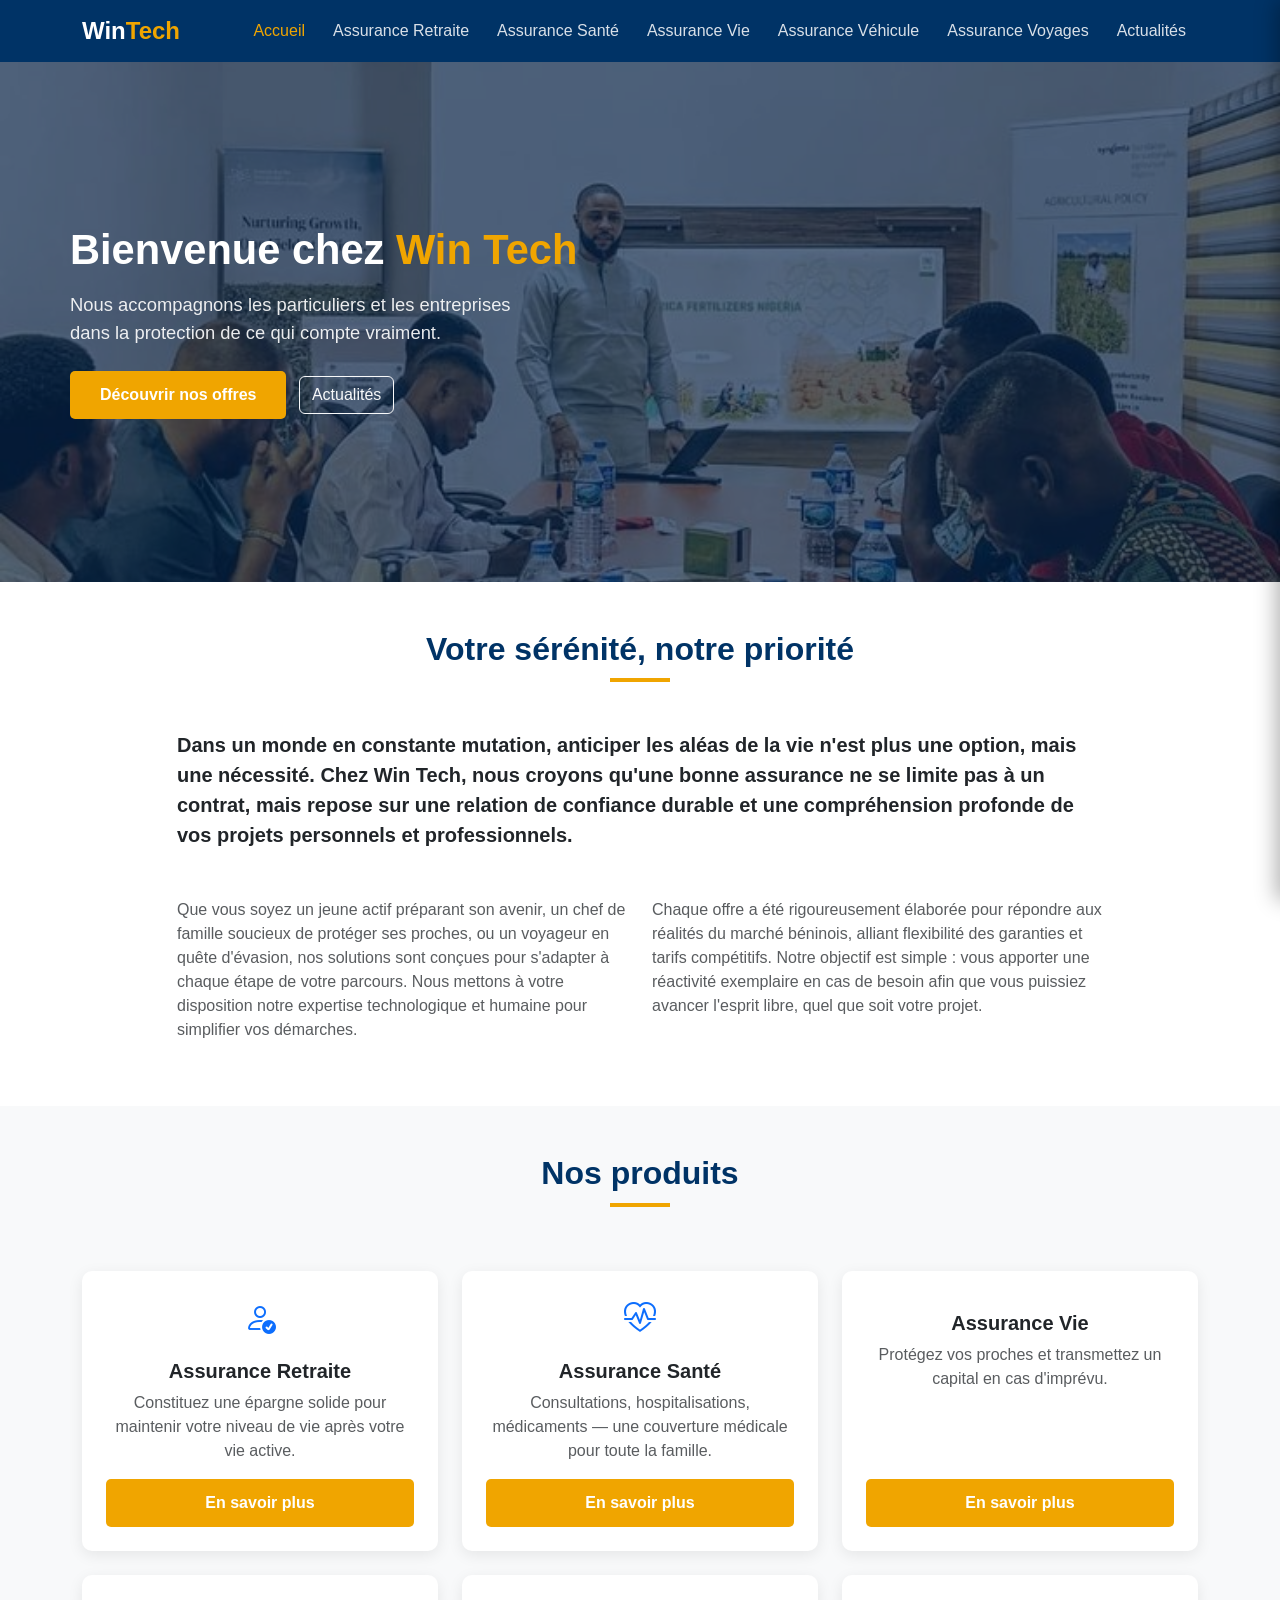
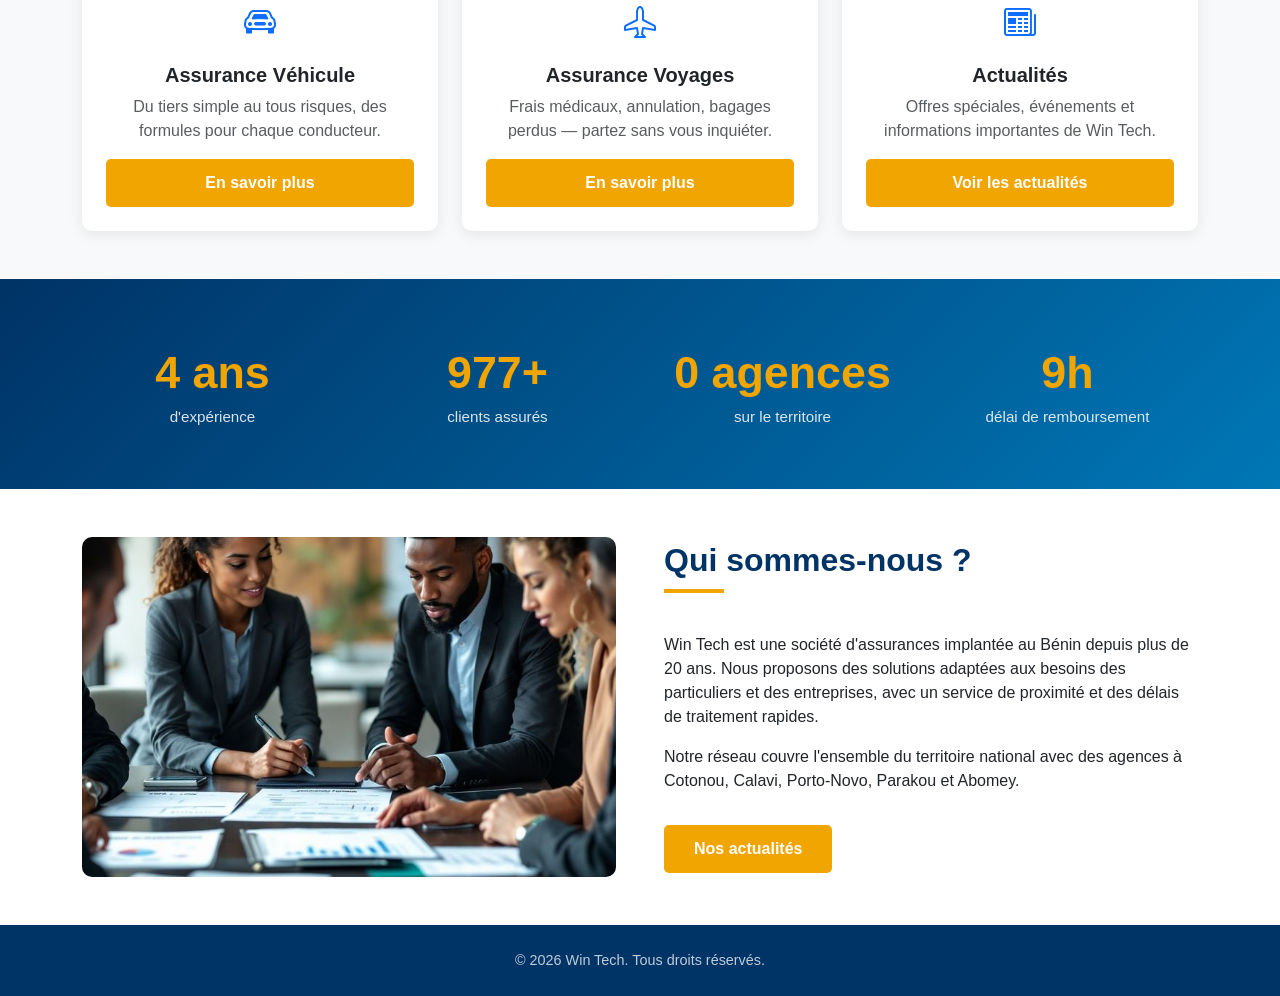
<file: index.html>
﻿<!DOCTYPE html>
<html lang="fr">
<head>
  <meta charset="UTF-8"/>
  <meta name="viewport" content="width=device-width, initial-scale=1.0"/>
  <title>Win Tech - Accueil</title>
  <link href="https://cdn.jsdelivr.net/npm/bootstrap@5.3.0/dist/css/bootstrap.min.css" rel="stylesheet"/>
  <link href="https://cdn.jsdelivr.net/npm/bootstrap-icons@1.10.5/font/bootstrap-icons.css" rel="stylesheet"/>
  <link href="css/style.css" rel="stylesheet"/>
</head>
<body>

  <nav class="navbar navbar-dark py-2">
    <div class="container d-flex align-items-center justify-content-between">
      <a class="navbar-brand" href="index.html">Win<span>Tech</span></a>
      <ul class="desktop-nav ms-auto">
        <li><a class="nav-link" href="index.html">Accueil</a></li>
        <li><a class="nav-link" href="retraite.html">Assurance Retraite</a></li>
        <li><a class="nav-link" href="sante.html">Assurance Santé</a></li>
        <li><a class="nav-link" href="vie.html">Assurance Vie</a></li>
        <li><a class="nav-link" href="vehicule.html">Assurance Véhicule</a></li>
        <li><a class="nav-link" href="voyages.html">Assurance Voyages</a></li>
        <li><a class="nav-link" href="actualites.html">Actualités</a></li>
      </ul>
      <button class="burger-btn" id="burgerBtn" aria-label="Menu">
        <span></span><span></span><span></span>
      </button>
    </div>
  </nav>

  <div class="drawer-overlay" id="drawerOverlay"></div>
  <div class="drawer" id="mobileDrawer">
    <div class="drawer-header">
      <a href="index.html" class="brand">Win<span>Tech</span></a>
      <button class="drawer-close" id="drawerClose">&#10005;</button>
    </div>
    <ul class="drawer-nav">
      <li><a href="index.html">Accueil</a></li>
      <li><a href="retraite.html">Assurance Retraite</a></li>
      <li><a href="sante.html">Assurance Santé</a></li>
      <li><a href="vie.html">Assurance Vie</a></li>
      <li><a href="vehicule.html">Assurance Véhicule</a></li>
      <li><a href="voyages.html">Assurance Voyages</a></li>
      <li><a href="actualites.html">Actualités</a></li>
    </ul>
  </div>

  <!-- HERO -->
  <section class="hero">
    <img src="images/hero-accueil.jpg" alt="Win Tech assurance" class="hero-bg"/>
    <div class="hero-overlay"></div>
    <div class="container hero-content">
      <h1>Bienvenue chez <span style="color:var(--accent)">Win Tech</span></h1>
      <p class="mt-3 mb-4">Nous accompagnons les particuliers et les entreprises<br/>dans la protection de ce qui compte vraiment.</p>
      <a href="sante.html" class="btn btn-accent me-2">Découvrir nos offres</a>
      <a href="actualites.html" class="btn btn-outline-light">Actualités</a>
    </div>
  </section>

  <!-- SECTION INTRODUCTION-->
  <section class="intro-section py-5">
    <div class="container">
      <div class="row justify-content-center">
        <div class="col-lg-10">
          <div class="text-center mb-5">
            <h2 class="section-title">Votre sérénité, notre priorité</h2>
          </div>
          
          <div class="intro-content">
            <p class="lead text-dark fw-bold mb-4">
              Dans un monde en constante mutation, anticiper les aléas de la vie n'est plus une option, mais une nécessité. Chez <strong>Win Tech</strong>, nous croyons qu'une bonne assurance ne se limite pas à un contrat, mais repose sur une relation de confiance durable et une compréhension profonde de vos projets personnels et professionnels.
            </p>
            
            <div class="row g-4 mt-2">
              <div class="col-md-6">
                <p class="text-muted">
                  Que vous soyez un jeune actif préparant son avenir, un chef de famille soucieux de protéger ses proches, ou un voyageur en quête d'évasion, nos solutions sont conçues pour s'adapter à chaque étape de votre parcours. Nous mettons à votre disposition notre expertise technologique et humaine pour simplifier vos démarches.
                </p>
              </div>
              <div class="col-md-6">
                <p class="text-muted">
                  Chaque offre a été rigoureusement élaborée pour répondre aux réalités du marché béninois, alliant flexibilité des garanties et tarifs compétitifs. Notre objectif est simple : vous apporter une réactivité exemplaire en cas de besoin afin que vous puissiez avancer l'esprit libre, quel que soit votre projet.
                </p>
              </div>
            </div>
          </div>
        </div>
      </div>
    </div>
  </section>

  <!-- NOS PRODUITS -->
  <section class="py-5 bg-light">
    <div class="container text-center">
      <h2 class="section-title">Nos produits</h2>
      <div class="row g-4 mt-2">

        <div class="col-md-4 fade-in">
          <div class="card p-4 h-100">
            <i class="bi bi-person-check fs-2 text-primary mb-3"></i>
            <h5 class="fw-bold">Assurance Retraite</h5>
            <p class="text-muted">Constituez une épargne solide pour maintenir votre niveau de vie après votre vie active.</p>
            <a href="retraite.html" class="btn btn-accent mt-auto">En savoir plus</a>
          </div>
        </div>

        <div class="col-md-4 fade-in">
          <div class="card p-4 h-100">
            <i class="bi bi-heart-pulse fs-2 text-primary mb-3"></i>
            <h5 class="fw-bold">Assurance Santé</h5>
            <p class="text-muted">Consultations, hospitalisations, médicaments — une couverture médicale pour toute la famille.</p>
            <a href="sante.html" class="btn btn-accent mt-auto">En savoir plus</a>
          </div>
        </div>

        <div class="col-md-4 fade-in">
          <div class="card p-4 h-100">
            <i class="bi bi-shield-heart fs-2 text-primary mb-3"></i>
            <h5 class="fw-bold">Assurance Vie</h5>
            <p class="text-muted">Protégez vos proches et transmettez un capital en cas d'imprévu.</p>
            <a href="vie.html" class="btn btn-accent mt-auto">En savoir plus</a>
          </div>
        </div>

        <div class="col-md-4 fade-in">
          <div class="card p-4 h-100">
            <i class="bi bi-car-front fs-2 text-primary mb-3"></i>
            <h5 class="fw-bold">Assurance Véhicule</h5>
            <p class="text-muted">Du tiers simple au tous risques, des formules pour chaque conducteur.</p>
            <a href="vehicule.html" class="btn btn-accent mt-auto">En savoir plus</a>
          </div>
        </div>

        <div class="col-md-4 fade-in">
          <div class="card p-4 h-100">
            <i class="bi bi-airplane fs-2 text-primary mb-3"></i>
            <h5 class="fw-bold">Assurance Voyages</h5>
            <p class="text-muted">Frais médicaux, annulation, bagages perdus — partez sans vous inquiéter.</p>
            <a href="voyages.html" class="btn btn-accent mt-auto">En savoir plus</a>
          </div>
        </div>

        <div class="col-md-4 fade-in">
          <div class="card p-4 h-100">
            <i class="bi bi-newspaper fs-2 text-primary mb-3"></i>
            <h5 class="fw-bold">Actualités</h5>
            <p class="text-muted">Offres spéciales, événements et informations importantes de Win Tech.</p>
            <a href="actualites.html" class="btn btn-accent mt-auto">Voir les actualités</a>
          </div>
        </div>

      </div>
    </div>
  </section>

  <!-- COMPTEURS -->
  <section class="stats-section">
    <div class="container text-center">
      <div class="row g-4">
        <div class="col-6 col-md-3 stat-item slide-up">
          <span class="counter" data-target="20" data-suffix=" ans">0</span>
          <p>d'expérience</p>
        </div>
        <div class="col-6 col-md-3 stat-item slide-up">
          <span class="counter" data-target="5000" data-suffix="+">0</span>
          <p>clients assurés</p>
        </div>
        <div class="col-6 col-md-3 stat-item slide-up">
          <span class="counter" data-target="5" data-suffix=" agences">0</span>
          <p>sur le territoire</p>
        </div>
        <div class="col-6 col-md-3 stat-item slide-up">
          <span class="counter" data-target="48" data-suffix="h">0</span>
          <p>délai de remboursement</p>
        </div>
      </div>
    </div>
  </section>

  <!-- A PROPOS -->
  <section class="py-5">
    <div class="container">
      <div class="row align-items-center g-5">
        <div class="col-md-6 fade-in">
          <img src="images/about.jpg" alt="Équipe Win Tech" class="section-img"/>
        </div>
        <div class="col-md-6 fade-in">          <h2 class="section-title text-start">Qui sommes-nous ?</h2>
          <p>Win Tech est une société d'assurances implantée au Bénin depuis plus de 20 ans. Nous proposons des solutions adaptées aux besoins des particuliers et des entreprises, avec un service de proximité et des délais de traitement rapides.</p>
          <p class="mt-3">Notre réseau couvre l'ensemble du territoire national avec des agences à Cotonou, Calavi, Porto-Novo, Parakou et Abomey.</p>
          <a href="actualites.html" class="btn btn-accent mt-3">Nos actualités</a>
        </div>
      </div>
    </div>
  </section>

  <footer>
    <div class="container">
      <p class="mb-0">&copy; 2026 Win Tech. Tous droits réservés.</p>
    </div>
  </footer>

  <button id="scrollTop" class="btn btn-accent">
    <i class="bi bi-arrow-up"></i>
  </button>

  <script src="https://cdn.jsdelivr.net/npm/bootstrap@5.3.0/dist/js/bootstrap.bundle.min.js"></script>
  <script src="js/main.js"></script>
</body>
</html>
</file>
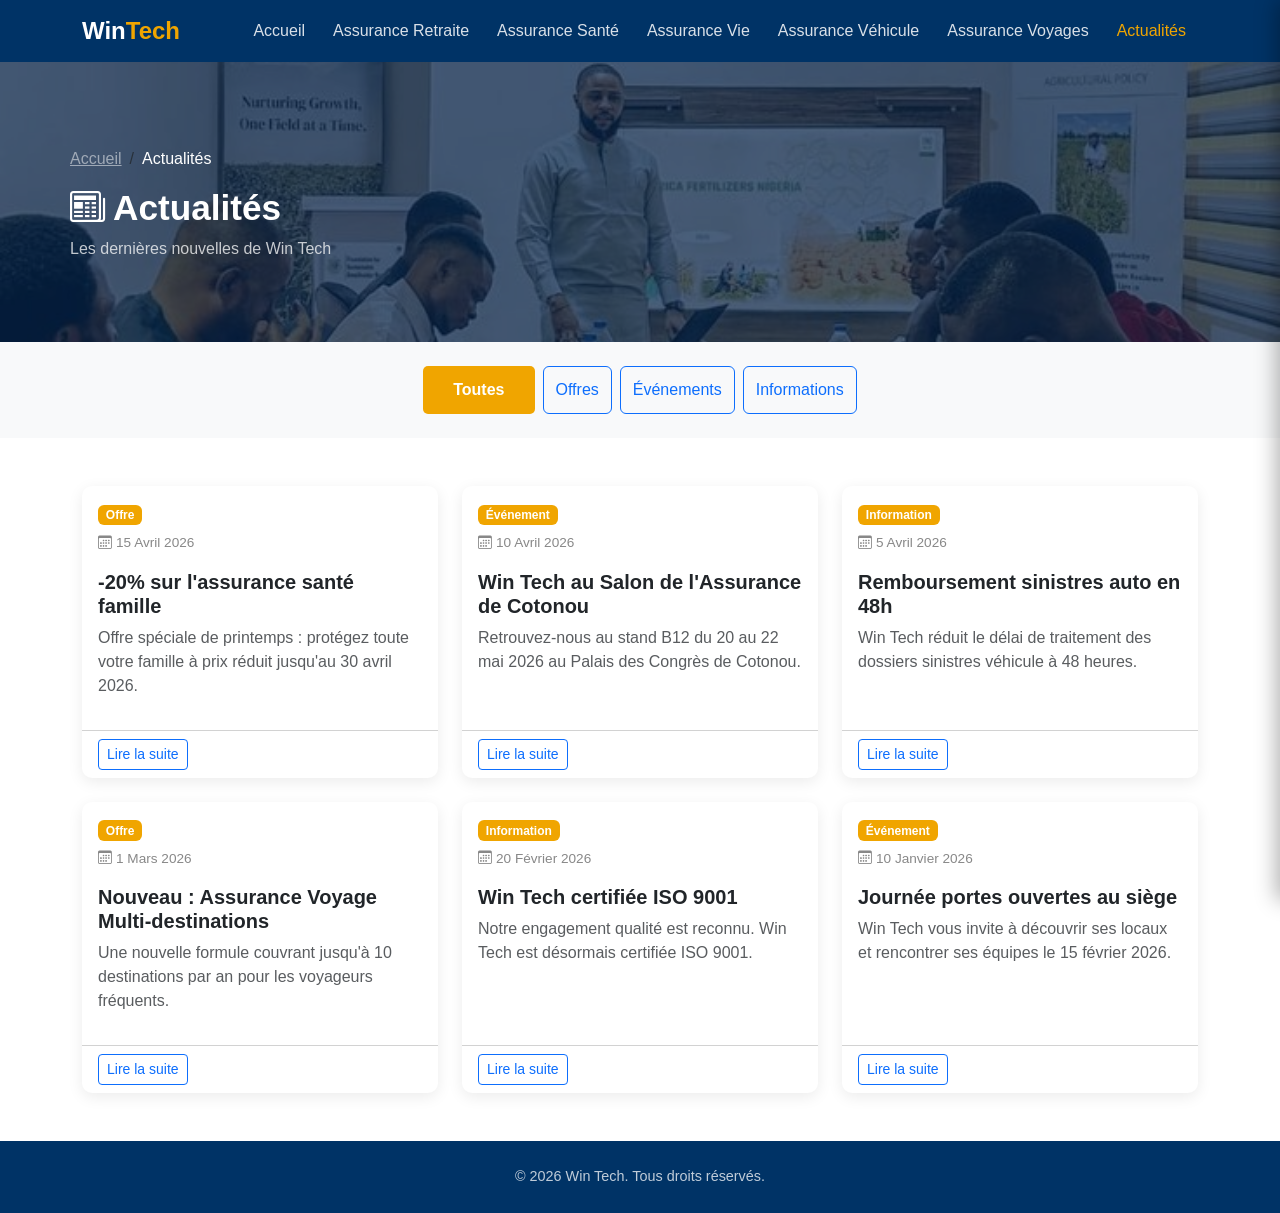
<file: actualites.html>
﻿<!DOCTYPE html>
<html lang="fr">
<head>
  <meta charset="UTF-8"/>
  <meta name="viewport" content="width=device-width, initial-scale=1.0"/>
  <title>Win Tech - Actualités</title>
  <link href="https://cdn.jsdelivr.net/npm/bootstrap@5.3.0/dist/css/bootstrap.min.css" rel="stylesheet"/>
  <link href="https://cdn.jsdelivr.net/npm/bootstrap-icons@1.10.5/font/bootstrap-icons.css" rel="stylesheet"/>
  <link href="css/style.css" rel="stylesheet"/>
</head>
<body>

  <nav class="navbar navbar-dark py-2">
    <div class="container d-flex align-items-center justify-content-between">
      <a class="navbar-brand" href="index.html">Win<span>Tech</span></a>
      <ul class="desktop-nav ms-auto">
        <li><a class="nav-link" href="index.html">Accueil</a></li>
        <li><a class="nav-link" href="retraite.html">Assurance Retraite</a></li>
        <li><a class="nav-link" href="sante.html">Assurance Santé</a></li>
        <li><a class="nav-link" href="vie.html">Assurance Vie</a></li>
        <li><a class="nav-link" href="vehicule.html">Assurance Véhicule</a></li>
        <li><a class="nav-link" href="voyages.html">Assurance Voyages</a></li>
        <li><a class="nav-link" href="actualites.html">Actualités</a></li>
      </ul>
      <button class="burger-btn" id="burgerBtn" aria-label="Menu">
        <span></span><span></span><span></span>
      </button>
    </div>
  </nav>

  <div class="drawer-overlay" id="drawerOverlay"></div>
  <div class="drawer" id="mobileDrawer">
    <div class="drawer-header">
      <a href="index.html" class="brand">Win<span>Tech</span></a>
      <button class="drawer-close" id="drawerClose">&#10005;</button>
    </div>
    <ul class="drawer-nav">
      <li><a href="index.html">Accueil</a></li>
      <li><a href="retraite.html">Assurance Retraite</a></li>
      <li><a href="sante.html">Assurance Santé</a></li>
      <li><a href="vie.html">Assurance Vie</a></li>
      <li><a href="vehicule.html">Assurance Véhicule</a></li>
      <li><a href="voyages.html">Assurance Voyages</a></li>
      <li><a href="actualites.html">Actualités</a></li>
    </ul>
  </div>

  <div class="page-header">
    <img src="images/hero-accueil.jpg" alt="Actualités" class="header-bg"/>
    <div class="page-header-overlay"></div>
    <div class="container page-header-content">
      <nav aria-label="breadcrumb">
        <ol class="breadcrumb">
          <li class="breadcrumb-item"><a href="index.html" class="text-white-50">Accueil</a></li>
          <li class="breadcrumb-item active text-white">Actualités</li>
        </ol>
      </nav>
      <h1><i class="bi bi-newspaper me-2"></i>Actualités</h1>
      <p class="mt-2 opacity-75">Les dernières nouvelles de Win Tech</p>
    </div>
  </div>

  <!-- FILTRE -->
  <section class="py-4 bg-light">
    <div class="container">
      <div class="d-flex flex-wrap gap-2 justify-content-center" id="filterBtns">
        <button class="btn btn-accent filter-btn" data-filter="all">Toutes</button>
        <button class="btn btn-outline-primary filter-btn" data-filter="offre">Offres</button>
        <button class="btn btn-outline-primary filter-btn" data-filter="evenement">Événements</button>
        <button class="btn btn-outline-primary filter-btn" data-filter="info">Informations</button>
      </div>
    </div>
  </section>

  <!-- ARTICLES -->
  <section class="py-5">
    <div class="container">
      <div class="row g-4" id="newsContainer">

        <div class="col-md-4 fade-in news-item" data-category="offre">
          <div class="card h-100 news-card">
            <div class="card-body">
              <span class="badge mb-2">Offre</span>
              <p class="news-date"><i class="bi bi-calendar3 me-1"></i>15 Avril 2026</p>
              <h5 class="fw-bold">-20% sur l'assurance santé famille</h5>
              <p class="text-muted">Offre spéciale de printemps : protégez toute votre famille à prix réduit jusqu'au 30 avril 2026.</p>
            </div>
            <div class="card-footer bg-transparent">
              <a href="#" class="btn btn-sm btn-outline-primary">Lire la suite</a>
            </div>
          </div>
        </div>

        <div class="col-md-4 fade-in news-item" data-category="evenement">
          <div class="card h-100 news-card">
            <div class="card-body">
              <span class="badge mb-2">Événement</span>
              <p class="news-date"><i class="bi bi-calendar3 me-1"></i>10 Avril 2026</p>
              <h5 class="fw-bold">Win Tech au Salon de l'Assurance de Cotonou</h5>
              <p class="text-muted">Retrouvez-nous au stand B12 du 20 au 22 mai 2026 au Palais des Congrès de Cotonou.</p>
            </div>
            <div class="card-footer bg-transparent">
              <a href="#" class="btn btn-sm btn-outline-primary">Lire la suite</a>
            </div>
          </div>
        </div>

        <div class="col-md-4 fade-in news-item" data-category="info">
          <div class="card h-100 news-card">
            <div class="card-body">
              <span class="badge mb-2">Information</span>
              <p class="news-date"><i class="bi bi-calendar3 me-1"></i>5 Avril 2026</p>
              <h5 class="fw-bold">Remboursement sinistres auto en 48h</h5>
              <p class="text-muted">Win Tech réduit le délai de traitement des dossiers sinistres véhicule à 48 heures.</p>
            </div>
            <div class="card-footer bg-transparent">
              <a href="#" class="btn btn-sm btn-outline-primary">Lire la suite</a>
            </div>
          </div>
        </div>

        <div class="col-md-4 fade-in news-item" data-category="offre">
          <div class="card h-100 news-card">
            <div class="card-body">
              <span class="badge mb-2">Offre</span>
              <p class="news-date"><i class="bi bi-calendar3 me-1"></i>1 Mars 2026</p>
              <h5 class="fw-bold">Nouveau : Assurance Voyage Multi-destinations</h5>
              <p class="text-muted">Une nouvelle formule couvrant jusqu'à 10 destinations par an pour les voyageurs fréquents.</p>
            </div>
            <div class="card-footer bg-transparent">
              <a href="#" class="btn btn-sm btn-outline-primary">Lire la suite</a>
            </div>
          </div>
        </div>

        <div class="col-md-4 fade-in news-item" data-category="info">
          <div class="card h-100 news-card">
            <div class="card-body">
              <span class="badge mb-2">Information</span>
              <p class="news-date"><i class="bi bi-calendar3 me-1"></i>20 Février 2026</p>
              <h5 class="fw-bold">Win Tech certifiée ISO 9001</h5>
              <p class="text-muted">Notre engagement qualité est reconnu. Win Tech est désormais certifiée ISO 9001.</p>
            </div>
            <div class="card-footer bg-transparent">
              <a href="#" class="btn btn-sm btn-outline-primary">Lire la suite</a>
            </div>
          </div>
        </div>

        <div class="col-md-4 fade-in news-item" data-category="evenement">
          <div class="card h-100 news-card">
            <div class="card-body">
              <span class="badge mb-2">Événement</span>
              <p class="news-date"><i class="bi bi-calendar3 me-1"></i>10 Janvier 2026</p>
              <h5 class="fw-bold">Journée portes ouvertes au siège</h5>
              <p class="text-muted">Win Tech vous invite à découvrir ses locaux et rencontrer ses équipes le 15 février 2026.</p>
            </div>
            <div class="card-footer bg-transparent">
              <a href="#" class="btn btn-sm btn-outline-primary">Lire la suite</a>
            </div>
          </div>
        </div>

      </div>

      <div id="noResults" class="text-center py-5 d-none">
        <i class="bi bi-search fs-1 text-muted"></i>
        <p class="text-muted mt-3">Aucun article dans cette catégorie.</p>
      </div>
    </div>
  </section>

  <footer>
    <div class="container">
      <p class="mb-0">&copy; 2026 Win Tech. Tous droits réservés.</p>
    </div>
  </footer>

  <button id="scrollTop" class="btn btn-accent">
    <i class="bi bi-arrow-up"></i>
  </button>

  <script src="https://cdn.jsdelivr.net/npm/bootstrap@5.3.0/dist/js/bootstrap.bundle.min.js"></script>
  <script src="js/main.js"></script>
  <script>
    document.querySelectorAll('.filter-btn').forEach(btn => {
      btn.addEventListener('click', function () {
        document.querySelectorAll('.filter-btn').forEach(b => {
          b.classList.remove('btn-accent');
          b.classList.add('btn-outline-primary');
        });
        this.classList.add('btn-accent');
        this.classList.remove('btn-outline-primary');

        const filter = this.dataset.filter;
        const items = document.querySelectorAll('.news-item');
        let visible = 0;
        items.forEach(item => {
          if (filter === 'all' || item.dataset.category === filter) {
            item.style.display = '';
            visible++;
          } else {
            item.style.display = 'none';
          }
        });
        document.getElementById('noResults').classList.toggle('d-none', visible > 0);
      });
    });
  </script>
</body>
</html>
</file>
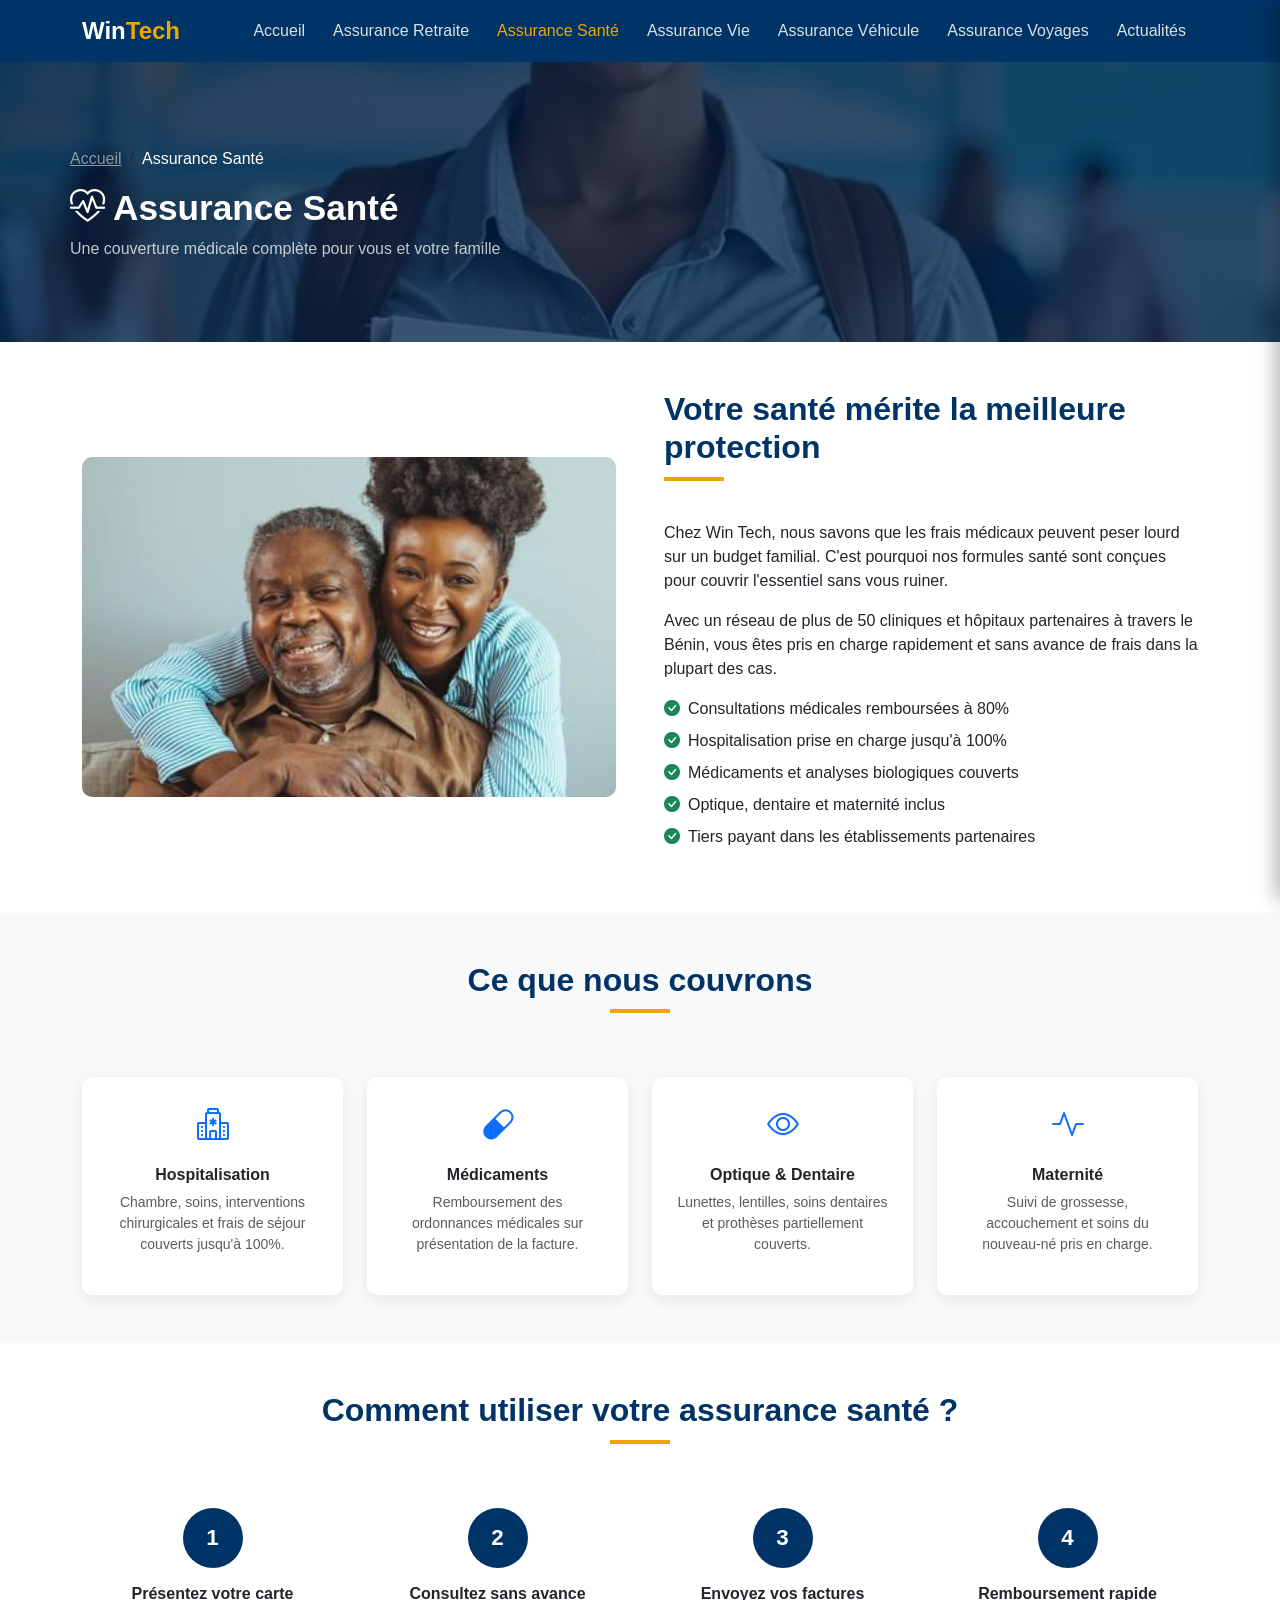
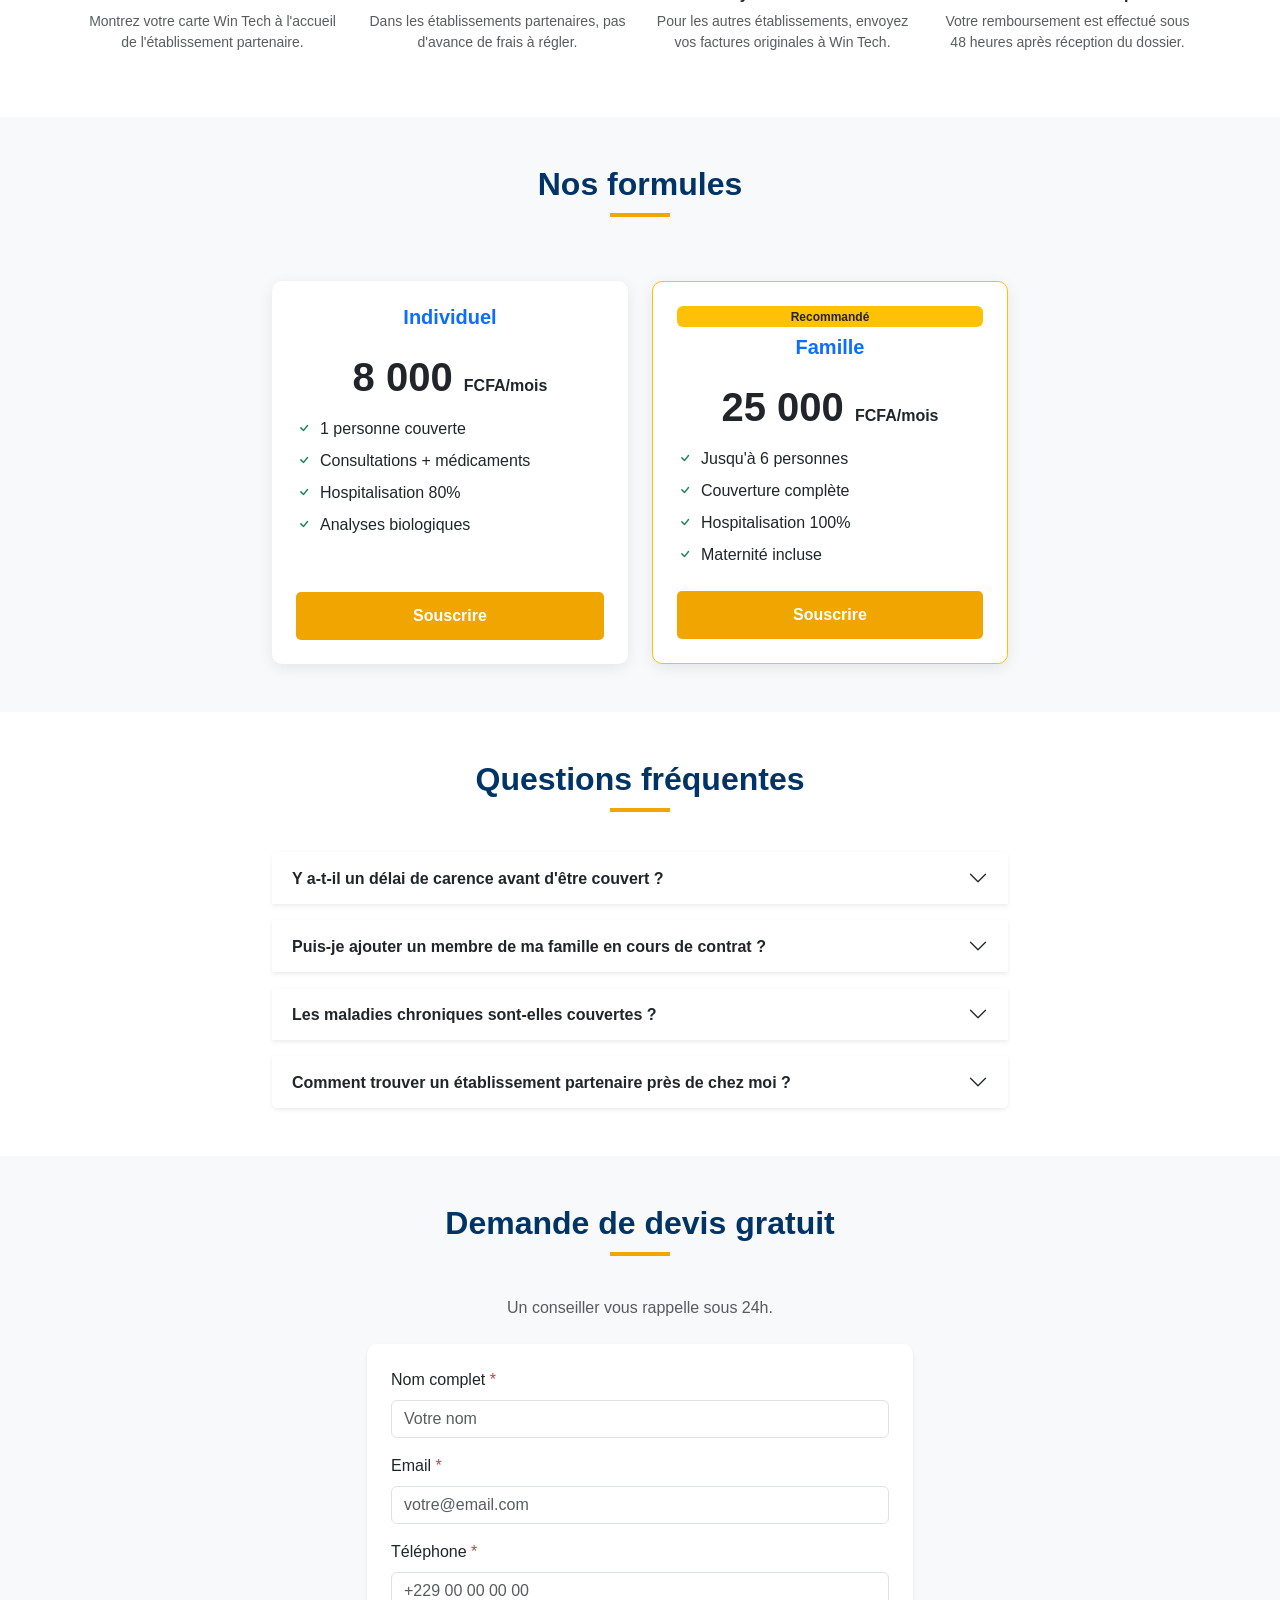
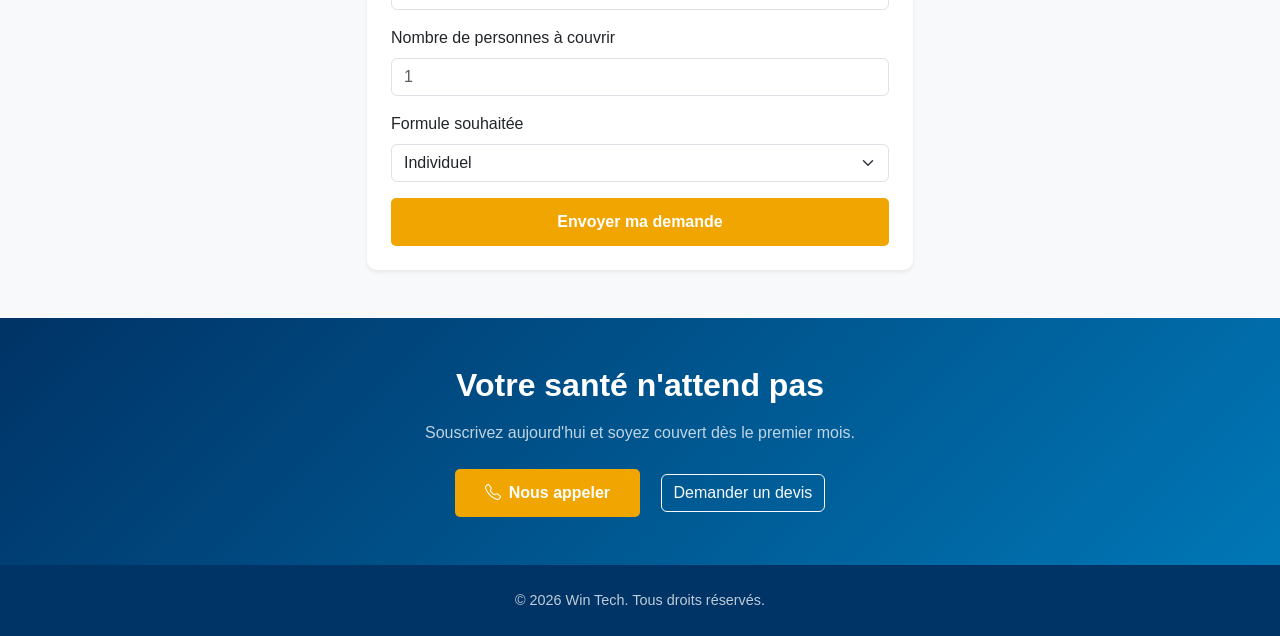
<file: sante.html>
﻿<!DOCTYPE html>
<html lang="fr">
<head>
  <meta charset="UTF-8"/>
  <meta name="viewport" content="width=device-width, initial-scale=1.0"/>
  <title>Win Tech - Assurance Santé</title>
  <link href="https://cdn.jsdelivr.net/npm/bootstrap@5.3.0/dist/css/bootstrap.min.css" rel="stylesheet"/>
  <link href="https://cdn.jsdelivr.net/npm/bootstrap-icons@1.10.5/font/bootstrap-icons.css" rel="stylesheet"/>
  <link href="css/style.css" rel="stylesheet"/>
</head>
<body>

  <nav class="navbar navbar-dark py-2">
    <div class="container d-flex align-items-center justify-content-between">
      <a class="navbar-brand" href="index.html">Win<span>Tech</span></a>
      <ul class="desktop-nav ms-auto">
        <li><a class="nav-link" href="index.html">Accueil</a></li>
        <li><a class="nav-link" href="retraite.html">Assurance Retraite</a></li>
        <li><a class="nav-link" href="sante.html">Assurance Santé</a></li>
        <li><a class="nav-link" href="vie.html">Assurance Vie</a></li>
        <li><a class="nav-link" href="vehicule.html">Assurance Véhicule</a></li>
        <li><a class="nav-link" href="voyages.html">Assurance Voyages</a></li>
        <li><a class="nav-link" href="actualites.html">Actualités</a></li>
      </ul>
      <button class="burger-btn" id="burgerBtn" aria-label="Menu">
        <span></span><span></span><span></span>
      </button>
    </div>
  </nav>

  <div class="drawer-overlay" id="drawerOverlay"></div>
  <div class="drawer" id="mobileDrawer">
    <div class="drawer-header">
      <a href="index.html" class="brand">Win<span>Tech</span></a>
      <button class="drawer-close" id="drawerClose">&#10005;</button>
    </div>
    <ul class="drawer-nav">
      <li><a href="index.html">Accueil</a></li>
      <li><a href="retraite.html">Assurance Retraite</a></li>
      <li><a href="sante.html">Assurance Santé</a></li>
      <li><a href="vie.html">Assurance Vie</a></li>
      <li><a href="vehicule.html">Assurance Véhicule</a></li>
      <li><a href="voyages.html">Assurance Voyages</a></li>
      <li><a href="actualites.html">Actualités</a></li>
    </ul>
  </div>

  <div class="page-header">
    <img src="images/hero-sante.jpg" alt="Assurance Santé" class="header-bg"/>
    <div class="page-header-overlay"></div>
    <div class="container page-header-content">
      <nav aria-label="breadcrumb">
        <ol class="breadcrumb">
          <li class="breadcrumb-item"><a href="index.html" class="text-white-50">Accueil</a></li>
          <li class="breadcrumb-item active text-white">Assurance Santé</li>
        </ol>
      </nav>
      <h1><i class="bi bi-heart-pulse me-2"></i>Assurance Santé</h1>
      <p class="mt-2 opacity-75">Une couverture médicale complète pour vous et votre famille</p>
    </div>
  </div>

  <!-- PRESENTATION -->
  <section class="py-5">
    <div class="container">
      <div class="row align-items-center g-5">
        <div class="col-md-6 slide-right">
          <img src="images/sante-section.jpg" alt="Santé" class="section-img"/>
        </div>
        <div class="col-md-6 slide-left">
          <h2 class="section-title text-start">Votre santé mérite la meilleure protection</h2>
          <p>Chez Win Tech, nous savons que les frais médicaux peuvent peser lourd sur un budget familial. C'est pourquoi nos formules santé sont conçues pour couvrir l'essentiel sans vous ruiner.</p>
          <p>Avec un réseau de plus de 50 cliniques et hôpitaux partenaires à travers le Bénin, vous êtes pris en charge rapidement et sans avance de frais dans la plupart des cas.</p>
          <ul class="list-unstyled mt-3">
            <li class="mb-2"><i class="bi bi-check-circle-fill text-success me-2"></i>Consultations médicales remboursées à 80%</li>
            <li class="mb-2"><i class="bi bi-check-circle-fill text-success me-2"></i>Hospitalisation prise en charge jusqu'à 100%</li>
            <li class="mb-2"><i class="bi bi-check-circle-fill text-success me-2"></i>Médicaments et analyses biologiques couverts</li>
            <li class="mb-2"><i class="bi bi-check-circle-fill text-success me-2"></i>Optique, dentaire et maternité inclus</li>
            <li class="mb-2"><i class="bi bi-check-circle-fill text-success me-2"></i>Tiers payant dans les établissements partenaires</li>
          </ul>
        </div>
      </div>
    </div>
  </section>

  <!-- CE QUE NOUS COUVRONS -->
  <section class="py-5 bg-light">
    <div class="container text-center">
      <h2 class="section-title">Ce que nous couvrons</h2>
      <div class="row g-4 mt-2">
        <div class="col-md-3 fade-in">
          <div class="card p-4 h-100">
            <i class="bi bi-hospital fs-2 text-primary mb-3"></i>
            <h6 class="fw-bold">Hospitalisation</h6>
            <p class="text-muted small">Chambre, soins, interventions chirurgicales et frais de séjour couverts jusqu'à 100%.</p>
          </div>
        </div>
        <div class="col-md-3 fade-in">
          <div class="card p-4 h-100">
            <i class="bi bi-capsule fs-2 text-primary mb-3"></i>
            <h6 class="fw-bold">Médicaments</h6>
            <p class="text-muted small">Remboursement des ordonnances médicales sur présentation de la facture.</p>
          </div>
        </div>
        <div class="col-md-3 fade-in">
          <div class="card p-4 h-100">
            <i class="bi bi-eye fs-2 text-primary mb-3"></i>
            <h6 class="fw-bold">Optique & Dentaire</h6>
            <p class="text-muted small">Lunettes, lentilles, soins dentaires et prothèses partiellement couverts.</p>
          </div>
        </div>
        <div class="col-md-3 fade-in">
          <div class="card p-4 h-100">
            <i class="bi bi-activity fs-2 text-primary mb-3"></i>
            <h6 class="fw-bold">Maternité</h6>
            <p class="text-muted small">Suivi de grossesse, accouchement et soins du nouveau-né pris en charge.</p>
          </div>
        </div>
      </div>
    </div>
  </section>

  <!-- COMMENT CA MARCHE -->
  <section class="py-5">
    <div class="container text-center">
      <h2 class="section-title">Comment utiliser votre assurance santé ?</h2>
      <div class="row g-4 mt-2">
        <div class="col-md-3 fade-in">
          <div class="step-circle">1</div>
          <h6 class="fw-bold mt-3">Présentez votre carte</h6>
          <p class="text-muted small">Montrez votre carte Win Tech à l'accueil de l'établissement partenaire.</p>
        </div>
        <div class="col-md-3 fade-in">
          <div class="step-circle">2</div>
          <h6 class="fw-bold mt-3">Consultez sans avance</h6>
          <p class="text-muted small">Dans les établissements partenaires, pas d'avance de frais à régler.</p>
        </div>
        <div class="col-md-3 fade-in">
          <div class="step-circle">3</div>
          <h6 class="fw-bold mt-3">Envoyez vos factures</h6>
          <p class="text-muted small">Pour les autres établissements, envoyez vos factures originales à Win Tech.</p>
        </div>
        <div class="col-md-3 fade-in">
          <div class="step-circle">4</div>
          <h6 class="fw-bold mt-3">Remboursement rapide</h6>
          <p class="text-muted small">Votre remboursement est effectué sous 48 heures après réception du dossier.</p>
        </div>
      </div>
    </div>
  </section>

  <!-- FORMULES -->
  <section class="py-5 bg-light">
    <div class="container text-center">
      <h2 class="section-title">Nos formules</h2>
      <div class="row g-4 mt-2 justify-content-center">
        <div class="col-md-4 fade-in">
          <div class="card p-4 h-100">
            <h5 class="fw-bold text-primary">Individuel</h5>
            <p class="display-6 fw-bold my-3">8 000 <small class="fs-6">FCFA/mois</small></p>
            <ul class="list-unstyled text-start">
              <li class="mb-2"><i class="bi bi-check text-success me-2"></i>1 personne couverte</li>
              <li class="mb-2"><i class="bi bi-check text-success me-2"></i>Consultations + médicaments</li>
              <li class="mb-2"><i class="bi bi-check text-success me-2"></i>Hospitalisation 80%</li>
              <li class="mb-2"><i class="bi bi-check text-success me-2"></i>Analyses biologiques</li>
            </ul>
            <a href="#devis" class="btn btn-accent mt-auto">Souscrire</a>
          </div>
        </div>
        <div class="col-md-4 fade-in">
          <div class="card p-4 h-100 border border-warning">
            <span class="badge bg-warning text-dark mb-2">Recommandé</span>
            <h5 class="fw-bold text-primary">Famille</h5>
            <p class="display-6 fw-bold my-3">25 000 <small class="fs-6">FCFA/mois</small></p>
            <ul class="list-unstyled text-start">
              <li class="mb-2"><i class="bi bi-check text-success me-2"></i>Jusqu'à 6 personnes</li>
              <li class="mb-2"><i class="bi bi-check text-success me-2"></i>Couverture complète</li>
              <li class="mb-2"><i class="bi bi-check text-success me-2"></i>Hospitalisation 100%</li>
              <li class="mb-2"><i class="bi bi-check text-success me-2"></i>Maternité incluse</li>
            </ul>
            <a href="#devis" class="btn btn-accent mt-auto">Souscrire</a>
          </div>
        </div>
      </div>
    </div>
  </section>

  <!-- FAQ -->
  <section class="py-5">
    <div class="container">
      <h2 class="section-title text-center">Questions fréquentes</h2>
      <div class="row justify-content-center mt-4">
        <div class="col-md-8">
          <div class="accordion" id="faqSante">
            <div class="accordion-item border-0 mb-3 shadow-sm">
              <h2 class="accordion-header">
                <button class="accordion-button collapsed fw-bold" type="button" data-bs-toggle="collapse" data-bs-target="#s1">
                  Y a-t-il un délai de carence avant d'être couvert ?
                </button>
              </h2>
              <div id="s1" class="accordion-collapse collapse" data-bs-parent="#faqSante">
                <div class="accordion-body text-muted">
                  Un délai de carence de 30 jours s'applique pour les maladies ordinaires. Les accidents sont couverts dès le premier jour de souscription.
                </div>
              </div>
            </div>
            <div class="accordion-item border-0 mb-3 shadow-sm">
              <h2 class="accordion-header">
                <button class="accordion-button collapsed fw-bold" type="button" data-bs-toggle="collapse" data-bs-target="#s2">
                  Puis-je ajouter un membre de ma famille en cours de contrat ?
                </button>
              </h2>
              <div id="s2" class="accordion-collapse collapse" data-bs-parent="#faqSante">
                <div class="accordion-body text-muted">
                  Oui, vous pouvez ajouter un conjoint ou un enfant à tout moment. La cotisation sera ajustée en conséquence.
                </div>
              </div>
            </div>
            <div class="accordion-item border-0 mb-3 shadow-sm">
              <h2 class="accordion-header">
                <button class="accordion-button collapsed fw-bold" type="button" data-bs-toggle="collapse" data-bs-target="#s3">
                  Les maladies chroniques sont-elles couvertes ?
                </button>
              </h2>
              <div id="s3" class="accordion-collapse collapse" data-bs-parent="#faqSante">
                <div class="accordion-body text-muted">
                  Les maladies chroniques déclarées à la souscription sont couvertes selon les conditions de votre contrat. Contactez un conseiller pour plus de détails.
                </div>
              </div>
            </div>
            <div class="accordion-item border-0 shadow-sm">
              <h2 class="accordion-header">
                <button class="accordion-button collapsed fw-bold" type="button" data-bs-toggle="collapse" data-bs-target="#s4">
                  Comment trouver un établissement partenaire près de chez moi ?
                </button>
              </h2>
              <div id="s4" class="accordion-collapse collapse" data-bs-parent="#faqSante">
                <div class="accordion-body text-muted">
                  La liste complète des établissements partenaires est disponible dans votre espace client ou auprès de votre conseiller Win Tech.
                </div>
              </div>
            </div>
          </div>
        </div>
      </div>
    </div>
  </section>

  <!-- DEVIS -->
  <section class="py-5 bg-light" id="devis">
    <div class="container">
      <h2 class="section-title text-center">Demande de devis gratuit</h2>
      <p class="text-center text-muted mb-4">Un conseiller vous rappelle sous 24h.</p>
      <div class="row justify-content-center">
        <div class="col-md-6">
          <form class="card p-4 shadow-sm">
            <div class="mb-3">
              <label class="form-label">Nom complet <span class="text-danger">*</span></label>
              <input type="text" class="form-control" placeholder="Votre nom" required/>
            </div>
            <div class="mb-3">
              <label class="form-label">Email <span class="text-danger">*</span></label>
              <input type="email" class="form-control" placeholder="votre@email.com" required/>
            </div>
            <div class="mb-3">
              <label class="form-label">Téléphone <span class="text-danger">*</span></label>
              <input type="tel" class="form-control" placeholder="+229 00 00 00 00" required/>
            </div>
            <div class="mb-3">
              <label class="form-label">Nombre de personnes à couvrir</label>
              <input type="number" class="form-control" min="1" placeholder="1"/>
            </div>
            <div class="mb-3">
              <label class="form-label">Formule souhaitée</label>
              <select class="form-select">
                <option>Individuel</option>
                <option>Famille</option>
              </select>
            </div>
            <button type="submit" class="btn btn-accent w-100">Envoyer ma demande</button>
          </form>
        </div>
      </div>
    </div>
  </section>

  <section class="py-5" style="background: linear-gradient(135deg, var(--primary) 0%, var(--secondary) 100%); color:white;">
    <div class="container text-center">
      <h2 class="fw-bold mb-3">Votre santé n'attend pas</h2>
      <p class="opacity-75 mb-4">Souscrivez aujourd'hui et soyez couvert dès le premier mois.</p>
      <a href="tel:+22900000000" class="btn btn-accent me-3"><i class="bi bi-telephone me-2"></i>Nous appeler</a>
      <a href="#devis" class="btn btn-outline-light">Demander un devis</a>
    </div>
  </section>

  <footer>
    <div class="container">
      <p class="mb-0">&copy; 2026 Win Tech. Tous droits réservés.</p>
    </div>
  </footer>

  <button id="scrollTop" class="btn btn-accent"><i class="bi bi-arrow-up"></i></button>
  <script src="https://cdn.jsdelivr.net/npm/bootstrap@5.3.0/dist/js/bootstrap.bundle.min.js"></script>
  <script src="js/main.js"></script>
</body>
</html>
</file>
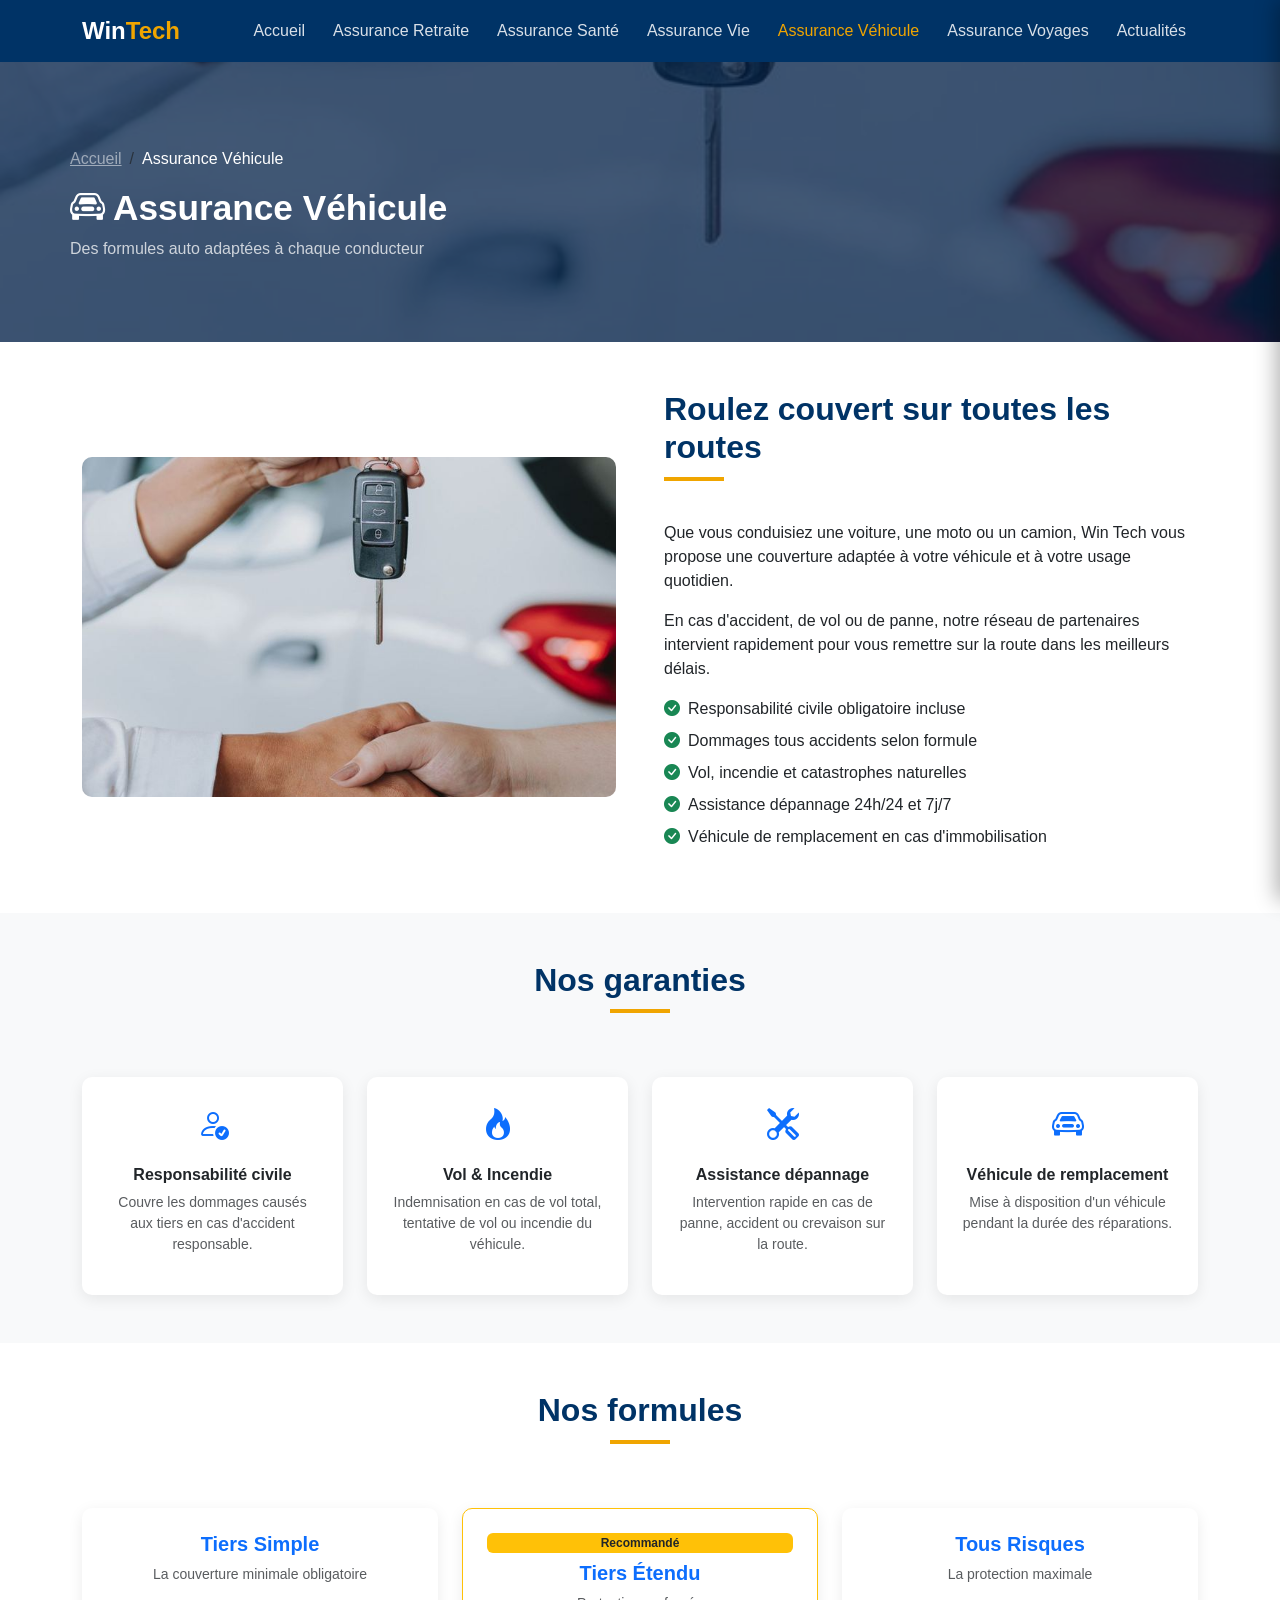
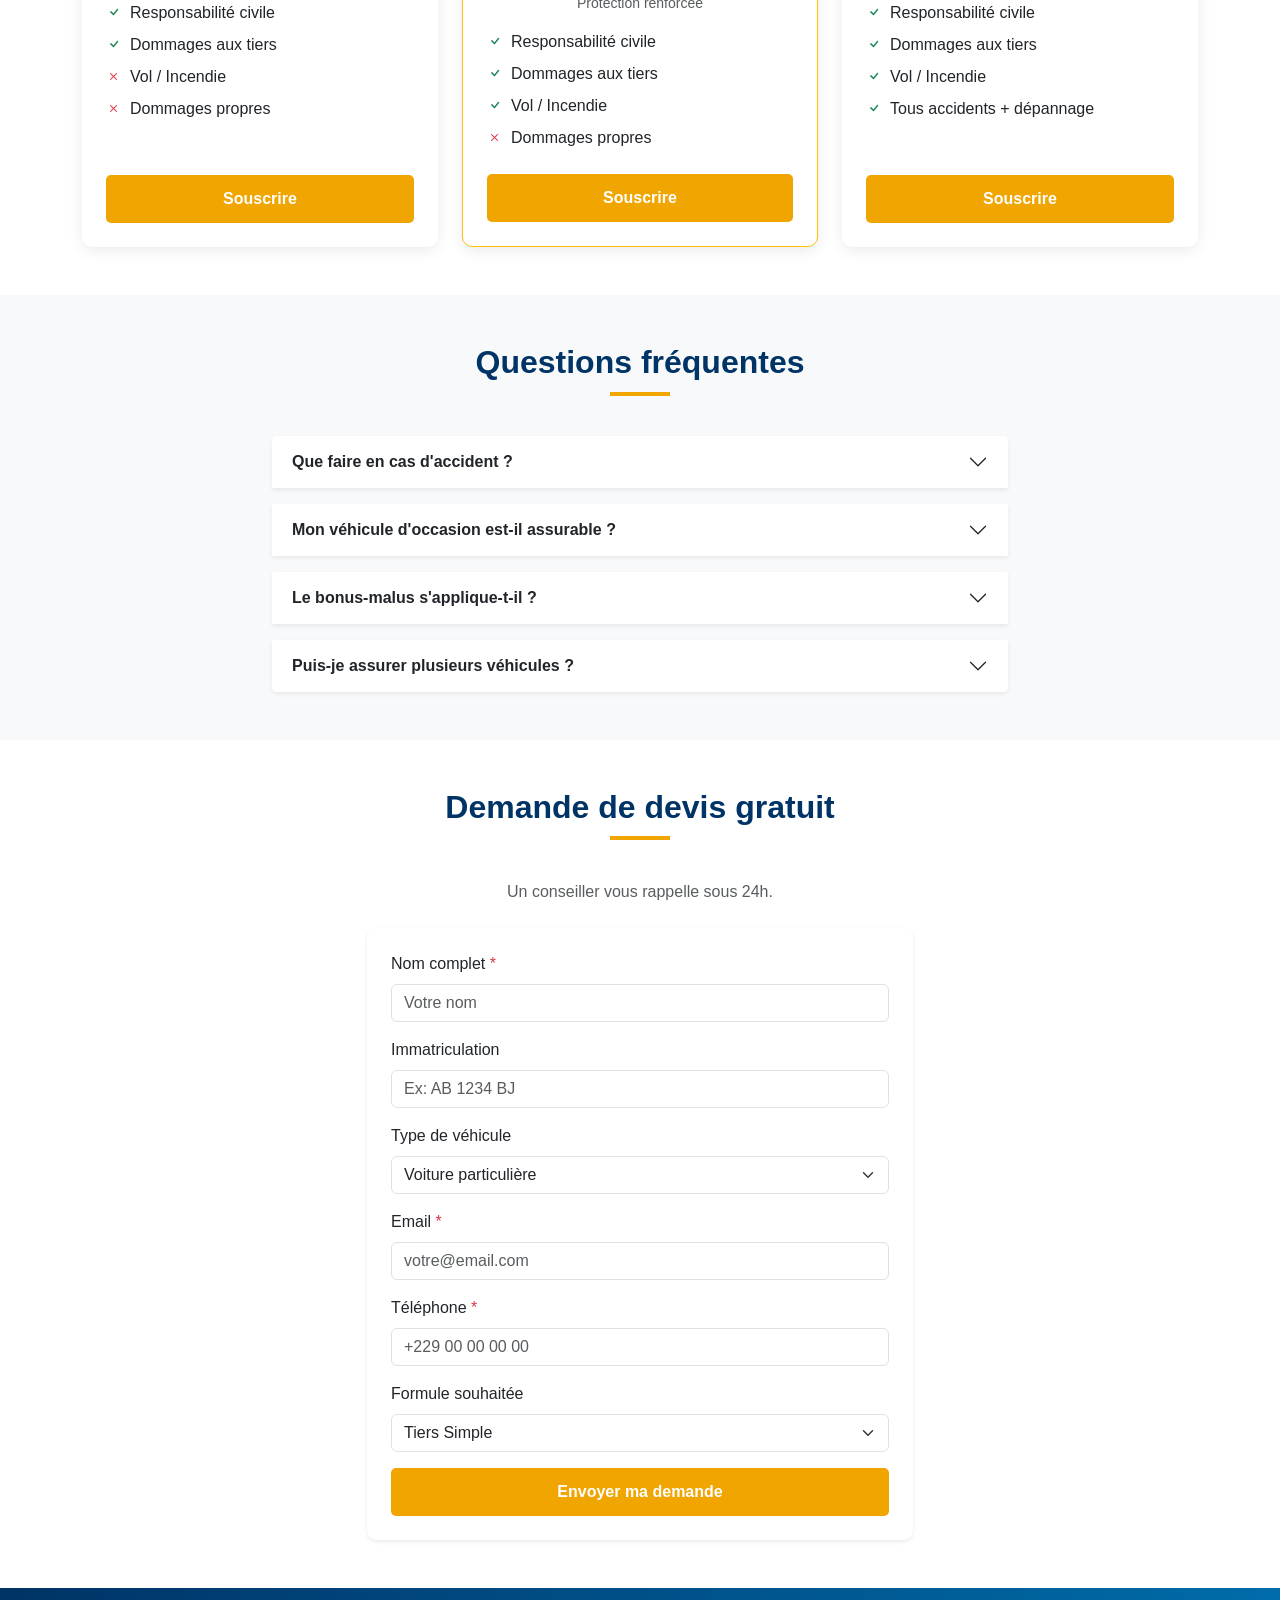
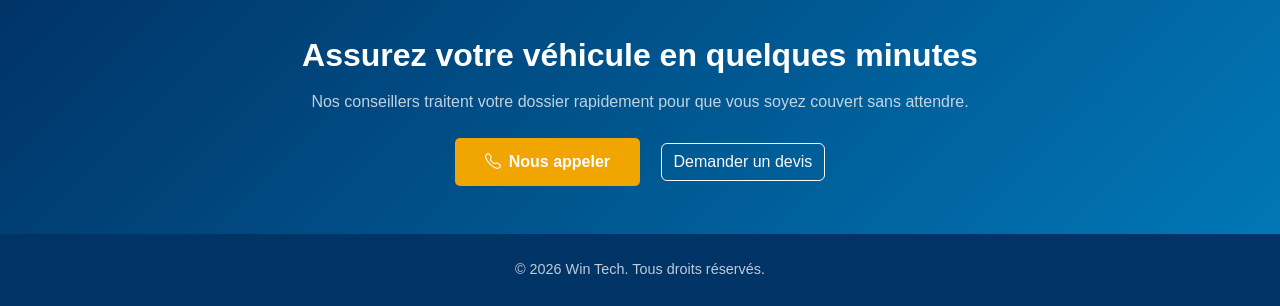
<file: vehicule.html>
﻿<!DOCTYPE html>
<html lang="fr">
<head>
  <meta charset="UTF-8"/>
  <meta name="viewport" content="width=device-width, initial-scale=1.0"/>
  <title>Win Tech - Assurance Véhicule</title>
  <link href="https://cdn.jsdelivr.net/npm/bootstrap@5.3.0/dist/css/bootstrap.min.css" rel="stylesheet"/>
  <link href="https://cdn.jsdelivr.net/npm/bootstrap-icons@1.10.5/font/bootstrap-icons.css" rel="stylesheet"/>
  <link href="css/style.css" rel="stylesheet"/>
</head>
<body>

  <nav class="navbar navbar-dark py-2">
    <div class="container d-flex align-items-center justify-content-between">
      <a class="navbar-brand" href="index.html">Win<span>Tech</span></a>
      <ul class="desktop-nav ms-auto">
        <li><a class="nav-link" href="index.html">Accueil</a></li>
        <li><a class="nav-link" href="retraite.html">Assurance Retraite</a></li>
        <li><a class="nav-link" href="sante.html">Assurance Santé</a></li>
        <li><a class="nav-link" href="vie.html">Assurance Vie</a></li>
        <li><a class="nav-link" href="vehicule.html">Assurance Véhicule</a></li>
        <li><a class="nav-link" href="voyages.html">Assurance Voyages</a></li>
        <li><a class="nav-link" href="actualites.html">Actualités</a></li>
      </ul>
      <button class="burger-btn" id="burgerBtn" aria-label="Menu">
        <span></span><span></span><span></span>
      </button>
    </div>
  </nav>

  <div class="drawer-overlay" id="drawerOverlay"></div>
  <div class="drawer" id="mobileDrawer">
    <div class="drawer-header">
      <a href="index.html" class="brand">Win<span>Tech</span></a>
      <button class="drawer-close" id="drawerClose">&#10005;</button>
    </div>
    <ul class="drawer-nav">
      <li><a href="index.html">Accueil</a></li>
      <li><a href="retraite.html">Assurance Retraite</a></li>
      <li><a href="sante.html">Assurance Santé</a></li>
      <li><a href="vie.html">Assurance Vie</a></li>
      <li><a href="vehicule.html">Assurance Véhicule</a></li>
      <li><a href="voyages.html">Assurance Voyages</a></li>
      <li><a href="actualites.html">Actualités</a></li>
    </ul>
  </div>

  <div class="page-header">
    <img src="images/hero-vehicule.jpg" alt="Assurance Véhicule" class="header-bg"/>
    <div class="page-header-overlay"></div>
    <div class="container page-header-content">
      <nav aria-label="breadcrumb">
        <ol class="breadcrumb">
          <li class="breadcrumb-item"><a href="index.html" class="text-white-50">Accueil</a></li>
          <li class="breadcrumb-item active text-white">Assurance Véhicule</li>
        </ol>
      </nav>
      <h1><i class="bi bi-car-front me-2"></i>Assurance Véhicule</h1>
      <p class="mt-2 opacity-75">Des formules auto adaptées à chaque conducteur</p>
    </div>
  </div>

  <section class="py-5">
    <div class="container">
      <div class="row align-items-center g-5">
        <div class="col-md-6 slide-right">
          <img src="images/vehicule-section.jpg" alt="Assurance auto" class="section-img"/>
        </div>
        <div class="col-md-6 slide-left">
          <h2 class="section-title text-start">Roulez couvert sur toutes les routes</h2>
          <p>Que vous conduisiez une voiture, une moto ou un camion, Win Tech vous propose une couverture adaptée à votre véhicule et à votre usage quotidien.</p>
          <p>En cas d'accident, de vol ou de panne, notre réseau de partenaires intervient rapidement pour vous remettre sur la route dans les meilleurs délais.</p>
          <ul class="list-unstyled mt-3">
            <li class="mb-2"><i class="bi bi-check-circle-fill text-success me-2"></i>Responsabilité civile obligatoire incluse</li>
            <li class="mb-2"><i class="bi bi-check-circle-fill text-success me-2"></i>Dommages tous accidents selon formule</li>
            <li class="mb-2"><i class="bi bi-check-circle-fill text-success me-2"></i>Vol, incendie et catastrophes naturelles</li>
            <li class="mb-2"><i class="bi bi-check-circle-fill text-success me-2"></i>Assistance dépannage 24h/24 et 7j/7</li>
            <li class="mb-2"><i class="bi bi-check-circle-fill text-success me-2"></i>Véhicule de remplacement en cas d'immobilisation</li>
          </ul>
        </div>
      </div>
    </div>
  </section>

  <section class="py-5 bg-light">
    <div class="container text-center">
      <h2 class="section-title">Nos garanties</h2>
      <div class="row g-4 mt-2">
        <div class="col-md-3 fade-in">
          <div class="card p-4 h-100">
            <i class="bi bi-person-check fs-2 text-primary mb-3"></i>
            <h6 class="fw-bold">Responsabilité civile</h6>
            <p class="text-muted small">Couvre les dommages causés aux tiers en cas d'accident responsable.</p>
          </div>
        </div>
        <div class="col-md-3 fade-in">
          <div class="card p-4 h-100">
            <i class="bi bi-fire fs-2 text-primary mb-3"></i>
            <h6 class="fw-bold">Vol & Incendie</h6>
            <p class="text-muted small">Indemnisation en cas de vol total, tentative de vol ou incendie du véhicule.</p>
          </div>
        </div>
        <div class="col-md-3 fade-in">
          <div class="card p-4 h-100">
            <i class="bi bi-tools fs-2 text-primary mb-3"></i>
            <h6 class="fw-bold">Assistance dépannage</h6>
            <p class="text-muted small">Intervention rapide en cas de panne, accident ou crevaison sur la route.</p>
          </div>
        </div>
        <div class="col-md-3 fade-in">
          <div class="card p-4 h-100">
            <i class="bi bi-car-front fs-2 text-primary mb-3"></i>
            <h6 class="fw-bold">Véhicule de remplacement</h6>
            <p class="text-muted small">Mise à disposition d'un véhicule pendant la durée des réparations.</p>
          </div>
        </div>
      </div>
    </div>
  </section>

  <section class="py-5">
    <div class="container text-center">
      <h2 class="section-title">Nos formules</h2>
      <div class="row g-4 mt-2">
        <div class="col-md-4 fade-in">
          <div class="card p-4 h-100">
            <h5 class="fw-bold text-primary">Tiers Simple</h5>
            <p class="text-muted small mb-3">La couverture minimale obligatoire</p>
            <ul class="list-unstyled text-start">
              <li class="mb-2"><i class="bi bi-check text-success me-2"></i>Responsabilité civile</li>
              <li class="mb-2"><i class="bi bi-check text-success me-2"></i>Dommages aux tiers</li>
              <li class="mb-2"><i class="bi bi-x text-danger me-2"></i>Vol / Incendie</li>
              <li class="mb-2"><i class="bi bi-x text-danger me-2"></i>Dommages propres</li>
            </ul>
            <a href="#devis" class="btn btn-accent mt-auto">Souscrire</a>
          </div>
        </div>
        <div class="col-md-4 fade-in">
          <div class="card p-4 h-100 border border-warning">
            <span class="badge bg-warning text-dark mb-2">Recommandé</span>
            <h5 class="fw-bold text-primary">Tiers Étendu</h5>
            <p class="text-muted small mb-3">Protection renforcée</p>
            <ul class="list-unstyled text-start">
              <li class="mb-2"><i class="bi bi-check text-success me-2"></i>Responsabilité civile</li>
              <li class="mb-2"><i class="bi bi-check text-success me-2"></i>Dommages aux tiers</li>
              <li class="mb-2"><i class="bi bi-check text-success me-2"></i>Vol / Incendie</li>
              <li class="mb-2"><i class="bi bi-x text-danger me-2"></i>Dommages propres</li>
            </ul>
            <a href="#devis" class="btn btn-accent mt-auto">Souscrire</a>
          </div>
        </div>
        <div class="col-md-4 fade-in">
          <div class="card p-4 h-100">
            <h5 class="fw-bold text-primary">Tous Risques</h5>
            <p class="text-muted small mb-3">La protection maximale</p>
            <ul class="list-unstyled text-start">
              <li class="mb-2"><i class="bi bi-check text-success me-2"></i>Responsabilité civile</li>
              <li class="mb-2"><i class="bi bi-check text-success me-2"></i>Dommages aux tiers</li>
              <li class="mb-2"><i class="bi bi-check text-success me-2"></i>Vol / Incendie</li>
              <li class="mb-2"><i class="bi bi-check text-success me-2"></i>Tous accidents + dépannage</li>
            </ul>
            <a href="#devis" class="btn btn-accent mt-auto">Souscrire</a>
          </div>
        </div>
      </div>
    </div>
  </section>

  <section class="py-5 bg-light">
    <div class="container">
      <h2 class="section-title text-center">Questions fréquentes</h2>
      <div class="row justify-content-center mt-4">
        <div class="col-md-8">
          <div class="accordion" id="faqVehicule">
            <div class="accordion-item border-0 mb-3 shadow-sm">
              <h2 class="accordion-header">
                <button class="accordion-button collapsed fw-bold" type="button" data-bs-toggle="collapse" data-bs-target="#c1">
                  Que faire en cas d'accident ?
                </button>
              </h2>
              <div id="c1" class="accordion-collapse collapse" data-bs-parent="#faqVehicule">
                <div class="accordion-body text-muted">Appelez immédiatement le numéro d'assistance Win Tech disponible 24h/24. Remplissez un constat amiable et envoyez-le à Win Tech dans les 5 jours ouvrables.</div>
              </div>
            </div>
            <div class="accordion-item border-0 mb-3 shadow-sm">
              <h2 class="accordion-header">
                <button class="accordion-button collapsed fw-bold" type="button" data-bs-toggle="collapse" data-bs-target="#c2">
                  Mon véhicule d'occasion est-il assurable ?
                </button>
              </h2>
              <div id="c2" class="accordion-collapse collapse" data-bs-parent="#faqVehicule">
                <div class="accordion-body text-muted">Oui, Win Tech assure tous les véhicules immatriculés au Bénin, neufs ou d'occasion, quel que soit leur âge.</div>
              </div>
            </div>
            <div class="accordion-item border-0 mb-3 shadow-sm">
              <h2 class="accordion-header">
                <button class="accordion-button collapsed fw-bold" type="button" data-bs-toggle="collapse" data-bs-target="#c3">
                  Le bonus-malus s'applique-t-il ?
                </button>
              </h2>
              <div id="c3" class="accordion-collapse collapse" data-bs-parent="#faqVehicule">
                <div class="accordion-body text-muted">Oui, un système de bonus-malus est appliqué. Chaque année sans sinistre responsable vous fait bénéficier d'une réduction sur votre prime.</div>
              </div>
            </div>
            <div class="accordion-item border-0 shadow-sm">
              <h2 class="accordion-header">
                <button class="accordion-button collapsed fw-bold" type="button" data-bs-toggle="collapse" data-bs-target="#c4">
                  Puis-je assurer plusieurs véhicules ?
                </button>
              </h2>
              <div id="c4" class="accordion-collapse collapse" data-bs-parent="#faqVehicule">
                <div class="accordion-body text-muted">Oui, Win Tech propose des tarifs préférentiels pour les clients assurant plusieurs véhicules. Contactez un conseiller pour obtenir une offre groupée.</div>
              </div>
            </div>
          </div>
        </div>
      </div>
    </div>
  </section>

  <section class="py-5" id="devis">
    <div class="container">
      <h2 class="section-title text-center">Demande de devis gratuit</h2>
      <p class="text-center text-muted mb-4">Un conseiller vous rappelle sous 24h.</p>
      <div class="row justify-content-center">
        <div class="col-md-6">
          <form class="card p-4 shadow-sm">
            <div class="mb-3">
              <label class="form-label">Nom complet <span class="text-danger">*</span></label>
              <input type="text" class="form-control" placeholder="Votre nom" required/>
            </div>
            <div class="mb-3">
              <label class="form-label">Immatriculation</label>
              <input type="text" class="form-control" placeholder="Ex: AB 1234 BJ"/>
            </div>
            <div class="mb-3">
              <label class="form-label">Type de véhicule</label>
              <select class="form-select">
                <option>Voiture particulière</option>
                <option>Moto</option>
                <option>Camion / Utilitaire</option>
              </select>
            </div>
            <div class="mb-3">
              <label class="form-label">Email <span class="text-danger">*</span></label>
              <input type="email" class="form-control" placeholder="votre@email.com" required/>
            </div>
            <div class="mb-3">
              <label class="form-label">Téléphone <span class="text-danger">*</span></label>
              <input type="tel" class="form-control" placeholder="+229 00 00 00 00" required/>
            </div>
            <div class="mb-3">
              <label class="form-label">Formule souhaitée</label>
              <select class="form-select">
                <option>Tiers Simple</option>
                <option>Tiers Étendu</option>
                <option>Tous Risques</option>
              </select>
            </div>
            <button type="submit" class="btn btn-accent w-100">Envoyer ma demande</button>
          </form>
        </div>
      </div>
    </div>
  </section>

  <section class="py-5" style="background: linear-gradient(135deg, var(--primary) 0%, var(--secondary) 100%); color:white;">
    <div class="container text-center">
      <h2 class="fw-bold mb-3">Assurez votre véhicule en quelques minutes</h2>
      <p class="opacity-75 mb-4">Nos conseillers traitent votre dossier rapidement pour que vous soyez couvert sans attendre.</p>
      <a href="tel:+22900000000" class="btn btn-accent me-3"><i class="bi bi-telephone me-2"></i>Nous appeler</a>
      <a href="#devis" class="btn btn-outline-light">Demander un devis</a>
    </div>
  </section>

  <footer>
    <div class="container">
      <p class="mb-0">&copy; 2026 Win Tech. Tous droits réservés.</p>
    </div>
  </footer>

  <button id="scrollTop" class="btn btn-accent"><i class="bi bi-arrow-up"></i></button>
  <script src="https://cdn.jsdelivr.net/npm/bootstrap@5.3.0/dist/js/bootstrap.bundle.min.js"></script>
  <script src="js/main.js"></script>
</body>
</html>
</file>
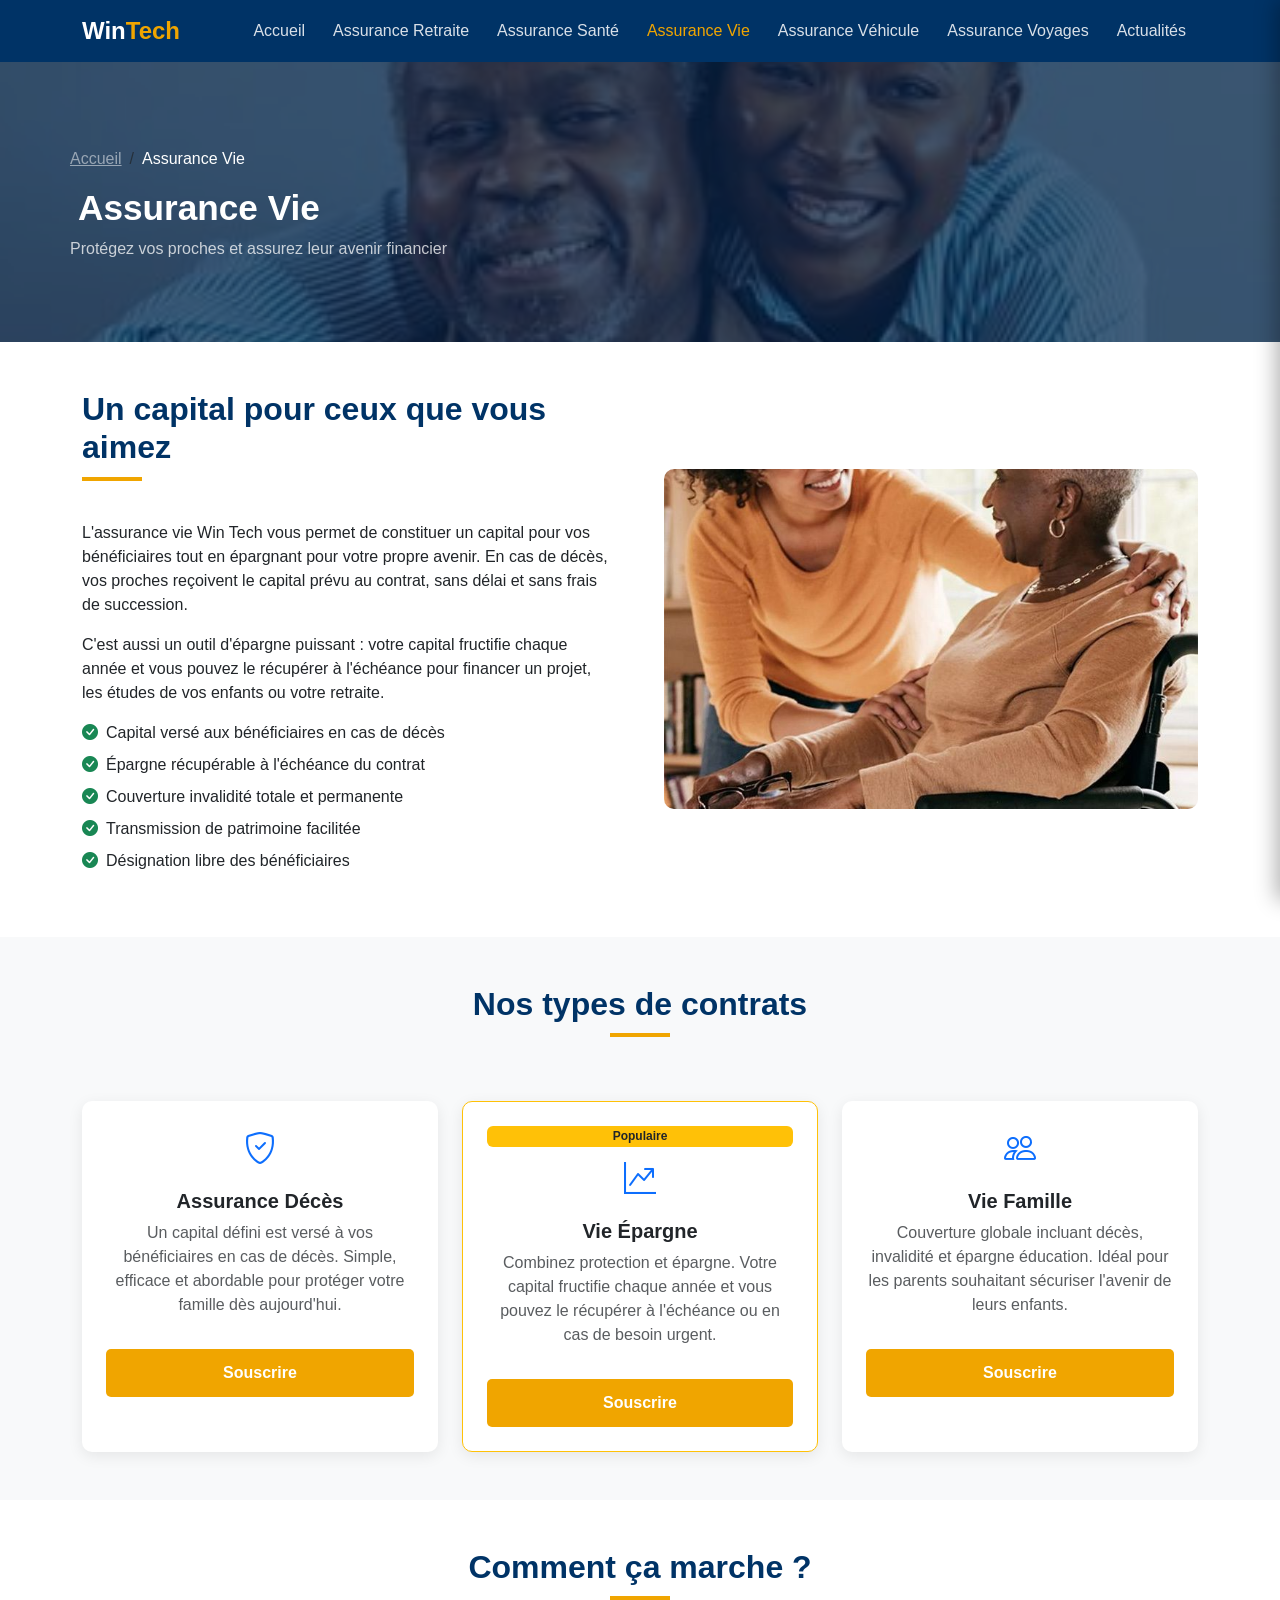
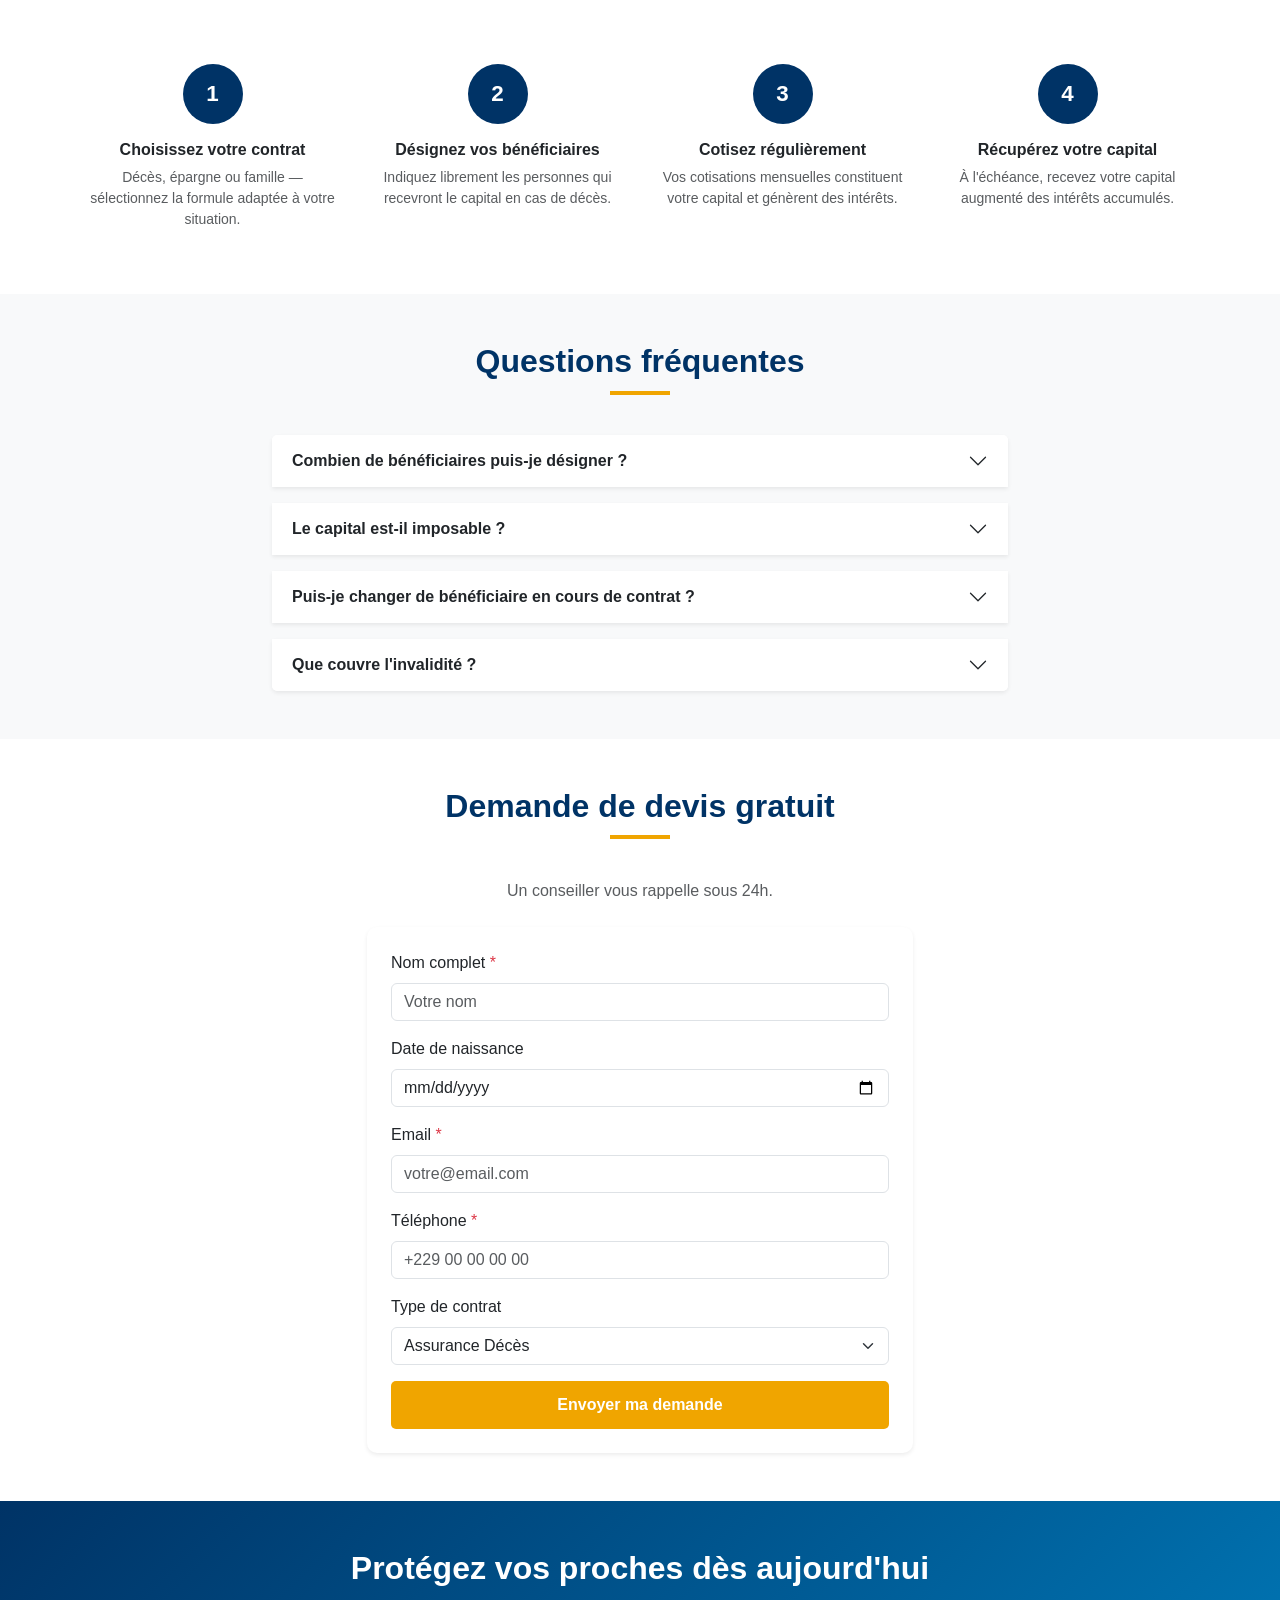
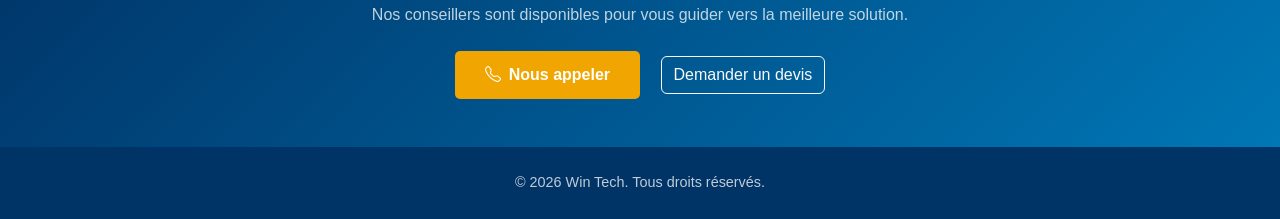
<file: vie.html>
﻿<!DOCTYPE html>
<html lang="fr">
<head>
  <meta charset="UTF-8"/>
  <meta name="viewport" content="width=device-width, initial-scale=1.0"/>
  <title>Win Tech - Assurance Vie</title>
  <link href="https://cdn.jsdelivr.net/npm/bootstrap@5.3.0/dist/css/bootstrap.min.css" rel="stylesheet"/>
  <link href="https://cdn.jsdelivr.net/npm/bootstrap-icons@1.10.5/font/bootstrap-icons.css" rel="stylesheet"/>
  <link href="css/style.css" rel="stylesheet"/>
</head>
<body>

  <nav class="navbar navbar-dark py-2">
    <div class="container d-flex align-items-center justify-content-between">
      <a class="navbar-brand" href="index.html">Win<span>Tech</span></a>
      <ul class="desktop-nav ms-auto">
        <li><a class="nav-link" href="index.html">Accueil</a></li>
        <li><a class="nav-link" href="retraite.html">Assurance Retraite</a></li>
        <li><a class="nav-link" href="sante.html">Assurance Santé</a></li>
        <li><a class="nav-link" href="vie.html">Assurance Vie</a></li>
        <li><a class="nav-link" href="vehicule.html">Assurance Véhicule</a></li>
        <li><a class="nav-link" href="voyages.html">Assurance Voyages</a></li>
        <li><a class="nav-link" href="actualites.html">Actualités</a></li>
      </ul>
      <button class="burger-btn" id="burgerBtn" aria-label="Menu">
        <span></span><span></span><span></span>
      </button>
    </div>
  </nav>

  <div class="drawer-overlay" id="drawerOverlay"></div>
  <div class="drawer" id="mobileDrawer">
    <div class="drawer-header">
      <a href="index.html" class="brand">Win<span>Tech</span></a>
      <button class="drawer-close" id="drawerClose">&#10005;</button>
    </div>
    <ul class="drawer-nav">
      <li><a href="index.html">Accueil</a></li>
      <li><a href="retraite.html">Assurance Retraite</a></li>
      <li><a href="sante.html">Assurance Santé</a></li>
      <li><a href="vie.html">Assurance Vie</a></li>
      <li><a href="vehicule.html">Assurance Véhicule</a></li>
      <li><a href="voyages.html">Assurance Voyages</a></li>
      <li><a href="actualites.html">Actualités</a></li>
    </ul>
  </div>

  <div class="page-header">
    <img src="images/hero-vie.jpg" alt="Assurance Vie" class="header-bg"/>
    <div class="page-header-overlay"></div>
    <div class="container page-header-content">
      <nav aria-label="breadcrumb">
        <ol class="breadcrumb">
          <li class="breadcrumb-item"><a href="index.html" class="text-white-50">Accueil</a></li>
          <li class="breadcrumb-item active text-white">Assurance Vie</li>
        </ol>
      </nav>
      <h1><i class="bi bi-shield-heart me-2"></i>Assurance Vie</h1>
      <p class="mt-2 opacity-75">Protégez vos proches et assurez leur avenir financier</p>
    </div>
  </div>

  <section class="py-5">
    <div class="container">
      <div class="row align-items-center g-5">
        <div class="col-md-6 slide-left">
          <h2 class="section-title text-start">Un capital pour ceux que vous aimez</h2>
          <p>L'assurance vie Win Tech vous permet de constituer un capital pour vos bénéficiaires tout en épargnant pour votre propre avenir. En cas de décès, vos proches reçoivent le capital prévu au contrat, sans délai et sans frais de succession.</p>
          <p>C'est aussi un outil d'épargne puissant : votre capital fructifie chaque année et vous pouvez le récupérer à l'échéance pour financer un projet, les études de vos enfants ou votre retraite.</p>
          <ul class="list-unstyled mt-3">
            <li class="mb-2"><i class="bi bi-check-circle-fill text-success me-2"></i>Capital versé aux bénéficiaires en cas de décès</li>
            <li class="mb-2"><i class="bi bi-check-circle-fill text-success me-2"></i>Épargne récupérable à l'échéance du contrat</li>
            <li class="mb-2"><i class="bi bi-check-circle-fill text-success me-2"></i>Couverture invalidité totale et permanente</li>
            <li class="mb-2"><i class="bi bi-check-circle-fill text-success me-2"></i>Transmission de patrimoine facilitée</li>
            <li class="mb-2"><i class="bi bi-check-circle-fill text-success me-2"></i>Désignation libre des bénéficiaires</li>
          </ul>
        </div>
        <div class="col-md-6 slide-right">
          <img src="images/vie-section.jpg" alt="Assurance Vie" class="section-img"/>
        </div>
      </div>
    </div>
  </section>

  <section class="py-5 bg-light">
    <div class="container text-center">
      <h2 class="section-title">Nos types de contrats</h2>
      <div class="row g-4 mt-2">
        <div class="col-md-4 fade-in">
          <div class="card p-4 h-100">
            <i class="bi bi-shield-check fs-2 text-primary mb-3"></i>
            <h5 class="fw-bold">Assurance Décès</h5>
            <p class="text-muted">Un capital défini est versé à vos bénéficiaires en cas de décès. Simple, efficace et abordable pour protéger votre famille dès aujourd'hui.</p>
            <a href="#devis" class="btn btn-accent mt-3">Souscrire</a>
          </div>
        </div>
        <div class="col-md-4 fade-in">
          <div class="card p-4 h-100 border border-warning">
            <span class="badge bg-warning text-dark mb-2">Populaire</span>
            <i class="bi bi-graph-up-arrow fs-2 text-primary mb-3"></i>
            <h5 class="fw-bold">Vie Épargne</h5>
            <p class="text-muted">Combinez protection et épargne. Votre capital fructifie chaque année et vous pouvez le récupérer à l'échéance ou en cas de besoin urgent.</p>
            <a href="#devis" class="btn btn-accent mt-3">Souscrire</a>
          </div>
        </div>
        <div class="col-md-4 fade-in">
          <div class="card p-4 h-100">
            <i class="bi bi-people fs-2 text-primary mb-3"></i>
            <h5 class="fw-bold">Vie Famille</h5>
            <p class="text-muted">Couverture globale incluant décès, invalidité et épargne éducation. Idéal pour les parents souhaitant sécuriser l'avenir de leurs enfants.</p>
            <a href="#devis" class="btn btn-accent mt-3">Souscrire</a>
          </div>
        </div>
      </div>
    </div>
  </section>

  <section class="py-5">
    <div class="container text-center">
      <h2 class="section-title">Comment ça marche ?</h2>
      <div class="row g-4 mt-2">
        <div class="col-md-3 fade-in">
          <div class="step-circle">1</div>
          <h6 class="fw-bold mt-3">Choisissez votre contrat</h6>
          <p class="text-muted small">Décès, épargne ou famille — sélectionnez la formule adaptée à votre situation.</p>
        </div>
        <div class="col-md-3 fade-in">
          <div class="step-circle">2</div>
          <h6 class="fw-bold mt-3">Désignez vos bénéficiaires</h6>
          <p class="text-muted small">Indiquez librement les personnes qui recevront le capital en cas de décès.</p>
        </div>
        <div class="col-md-3 fade-in">
          <div class="step-circle">3</div>
          <h6 class="fw-bold mt-3">Cotisez régulièrement</h6>
          <p class="text-muted small">Vos cotisations mensuelles constituent votre capital et génèrent des intérêts.</p>
        </div>
        <div class="col-md-3 fade-in">
          <div class="step-circle">4</div>
          <h6 class="fw-bold mt-3">Récupérez votre capital</h6>
          <p class="text-muted small">À l'échéance, recevez votre capital augmenté des intérêts accumulés.</p>
        </div>
      </div>
    </div>
  </section>

  <section class="py-5 bg-light">
    <div class="container">
      <h2 class="section-title text-center">Questions fréquentes</h2>
      <div class="row justify-content-center mt-4">
        <div class="col-md-8">
          <div class="accordion" id="faqVie">
            <div class="accordion-item border-0 mb-3 shadow-sm">
              <h2 class="accordion-header">
                <button class="accordion-button collapsed fw-bold" type="button" data-bs-toggle="collapse" data-bs-target="#v1">
                  Combien de bénéficiaires puis-je désigner ?
                </button>
              </h2>
              <div id="v1" class="accordion-collapse collapse" data-bs-parent="#faqVie">
                <div class="accordion-body text-muted">Vous pouvez désigner autant de bénéficiaires que vous le souhaitez, en précisant la part de capital revenant à chacun.</div>
              </div>
            </div>
            <div class="accordion-item border-0 mb-3 shadow-sm">
              <h2 class="accordion-header">
                <button class="accordion-button collapsed fw-bold" type="button" data-bs-toggle="collapse" data-bs-target="#v2">
                  Le capital est-il imposable ?
                </button>
              </h2>
              <div id="v2" class="accordion-collapse collapse" data-bs-parent="#faqVie">
                <div class="accordion-body text-muted">Le capital versé aux bénéficiaires en cas de décès est exonéré de droits de succession dans la limite des plafonds légaux en vigueur.</div>
              </div>
            </div>
            <div class="accordion-item border-0 mb-3 shadow-sm">
              <h2 class="accordion-header">
                <button class="accordion-button collapsed fw-bold" type="button" data-bs-toggle="collapse" data-bs-target="#v3">
                  Puis-je changer de bénéficiaire en cours de contrat ?
                </button>
              </h2>
              <div id="v3" class="accordion-collapse collapse" data-bs-parent="#faqVie">
                <div class="accordion-body text-muted">Oui, vous pouvez modifier vos bénéficiaires à tout moment par simple courrier adressé à Win Tech, sauf si le bénéficiaire a accepté sa désignation.</div>
              </div>
            </div>
            <div class="accordion-item border-0 shadow-sm">
              <h2 class="accordion-header">
                <button class="accordion-button collapsed fw-bold" type="button" data-bs-toggle="collapse" data-bs-target="#v4">
                  Que couvre l'invalidité ?
                </button>
              </h2>
              <div id="v4" class="accordion-collapse collapse" data-bs-parent="#faqVie">
                <div class="accordion-body text-muted">En cas d'invalidité totale et permanente reconnue médicalement, Win Tech verse le capital prévu au contrat et exonère les cotisations futures.</div>
              </div>
            </div>
          </div>
        </div>
      </div>
    </div>
  </section>

  <section class="py-5" id="devis">
    <div class="container">
      <h2 class="section-title text-center">Demande de devis gratuit</h2>
      <p class="text-center text-muted mb-4">Un conseiller vous rappelle sous 24h.</p>
      <div class="row justify-content-center">
        <div class="col-md-6">
          <form class="card p-4 shadow-sm">
            <div class="mb-3">
              <label class="form-label">Nom complet <span class="text-danger">*</span></label>
              <input type="text" class="form-control" placeholder="Votre nom" required/>
            </div>
            <div class="mb-3">
              <label class="form-label">Date de naissance</label>
              <input type="date" class="form-control"/>
            </div>
            <div class="mb-3">
              <label class="form-label">Email <span class="text-danger">*</span></label>
              <input type="email" class="form-control" placeholder="votre@email.com" required/>
            </div>
            <div class="mb-3">
              <label class="form-label">Téléphone <span class="text-danger">*</span></label>
              <input type="tel" class="form-control" placeholder="+229 00 00 00 00" required/>
            </div>
            <div class="mb-3">
              <label class="form-label">Type de contrat</label>
              <select class="form-select">
                <option>Assurance Décès</option>
                <option>Vie Épargne</option>
                <option>Vie Famille</option>
              </select>
            </div>
            <button type="submit" class="btn btn-accent w-100">Envoyer ma demande</button>
          </form>
        </div>
      </div>
    </div>
  </section>

  <section class="py-5" style="background: linear-gradient(135deg, var(--primary) 0%, var(--secondary) 100%); color:white;">
    <div class="container text-center">
      <h2 class="fw-bold mb-3">Protégez vos proches dès aujourd'hui</h2>
      <p class="opacity-75 mb-4">Nos conseillers sont disponibles pour vous guider vers la meilleure solution.</p>
      <a href="tel:+22900000000" class="btn btn-accent me-3"><i class="bi bi-telephone me-2"></i>Nous appeler</a>
      <a href="#devis" class="btn btn-outline-light">Demander un devis</a>
    </div>
  </section>

  <footer>
    <div class="container">
      <p class="mb-0">&copy; 2026 Win Tech. Tous droits réservés.</p>
    </div>
  </footer>

  <button id="scrollTop" class="btn btn-accent"><i class="bi bi-arrow-up"></i></button>
  <script src="https://cdn.jsdelivr.net/npm/bootstrap@5.3.0/dist/js/bootstrap.bundle.min.js"></script>
  <script src="js/main.js"></script>
</body>
</html>
</file>
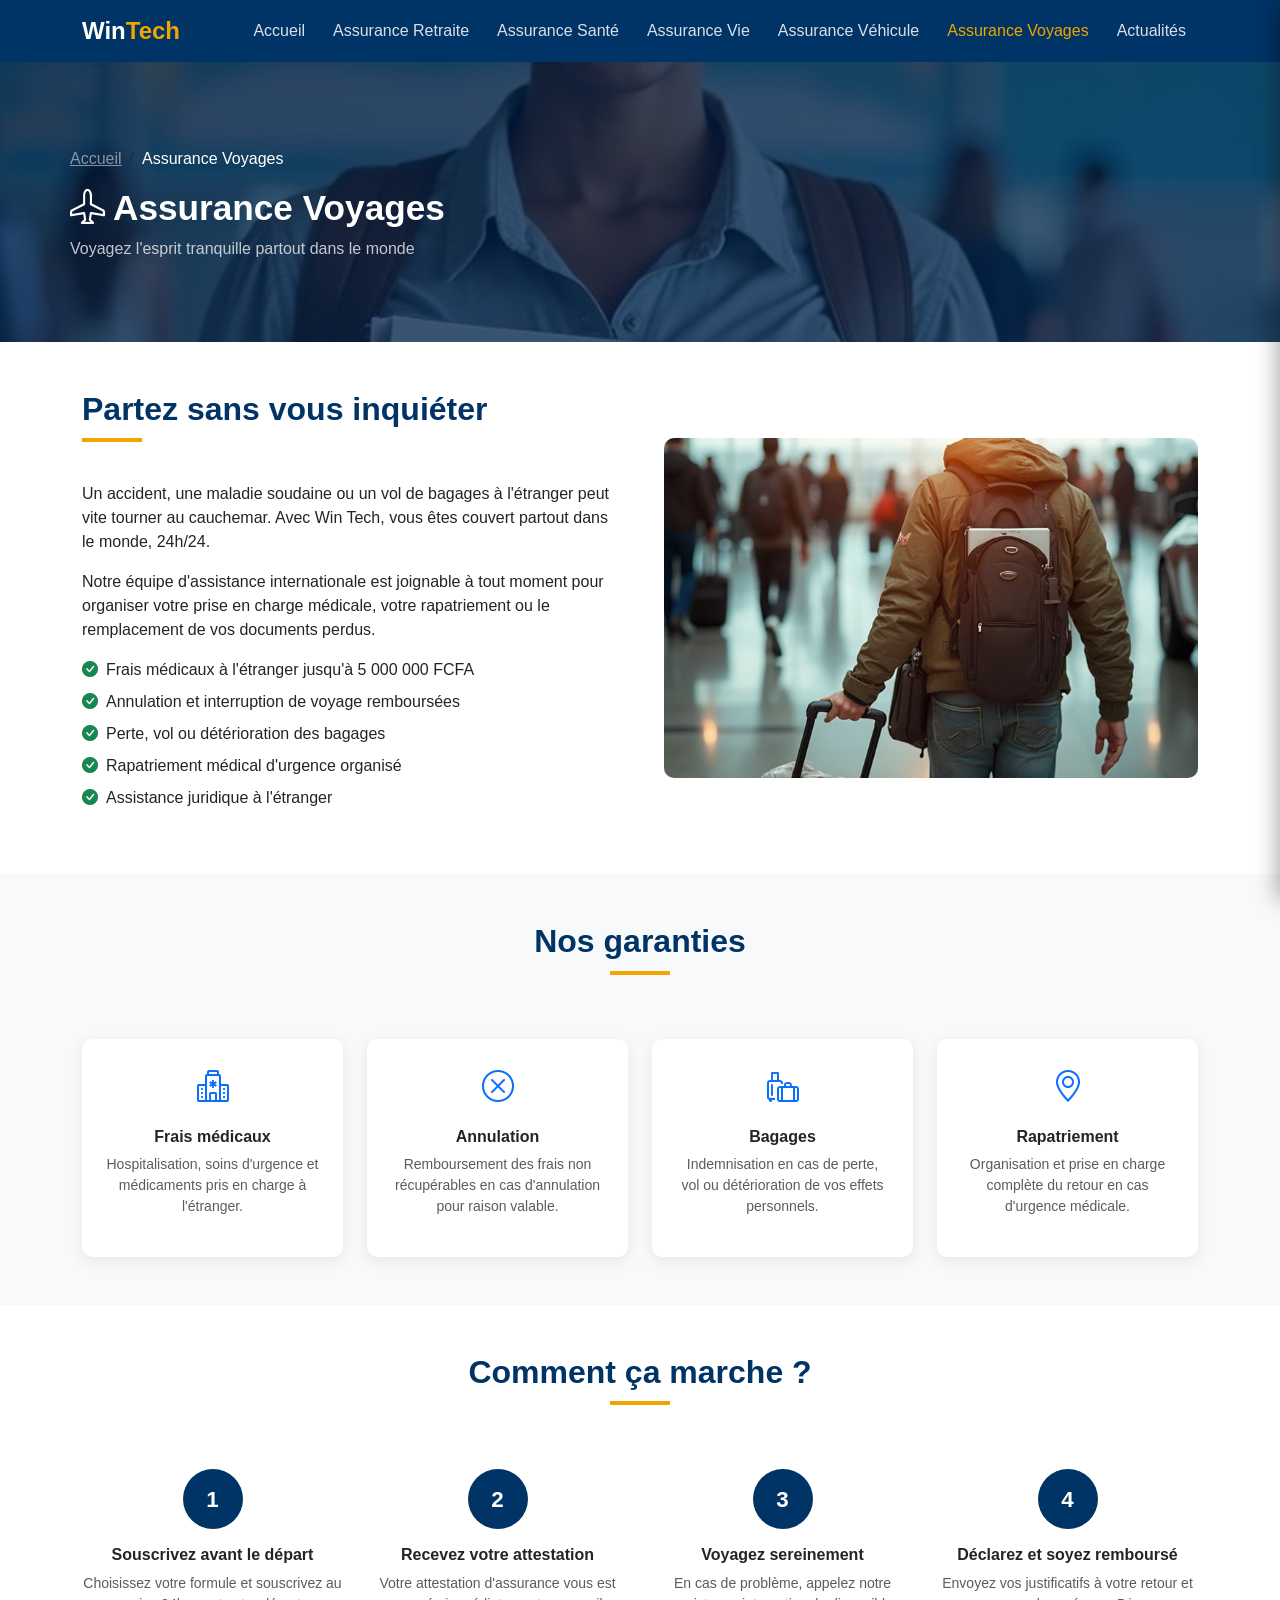
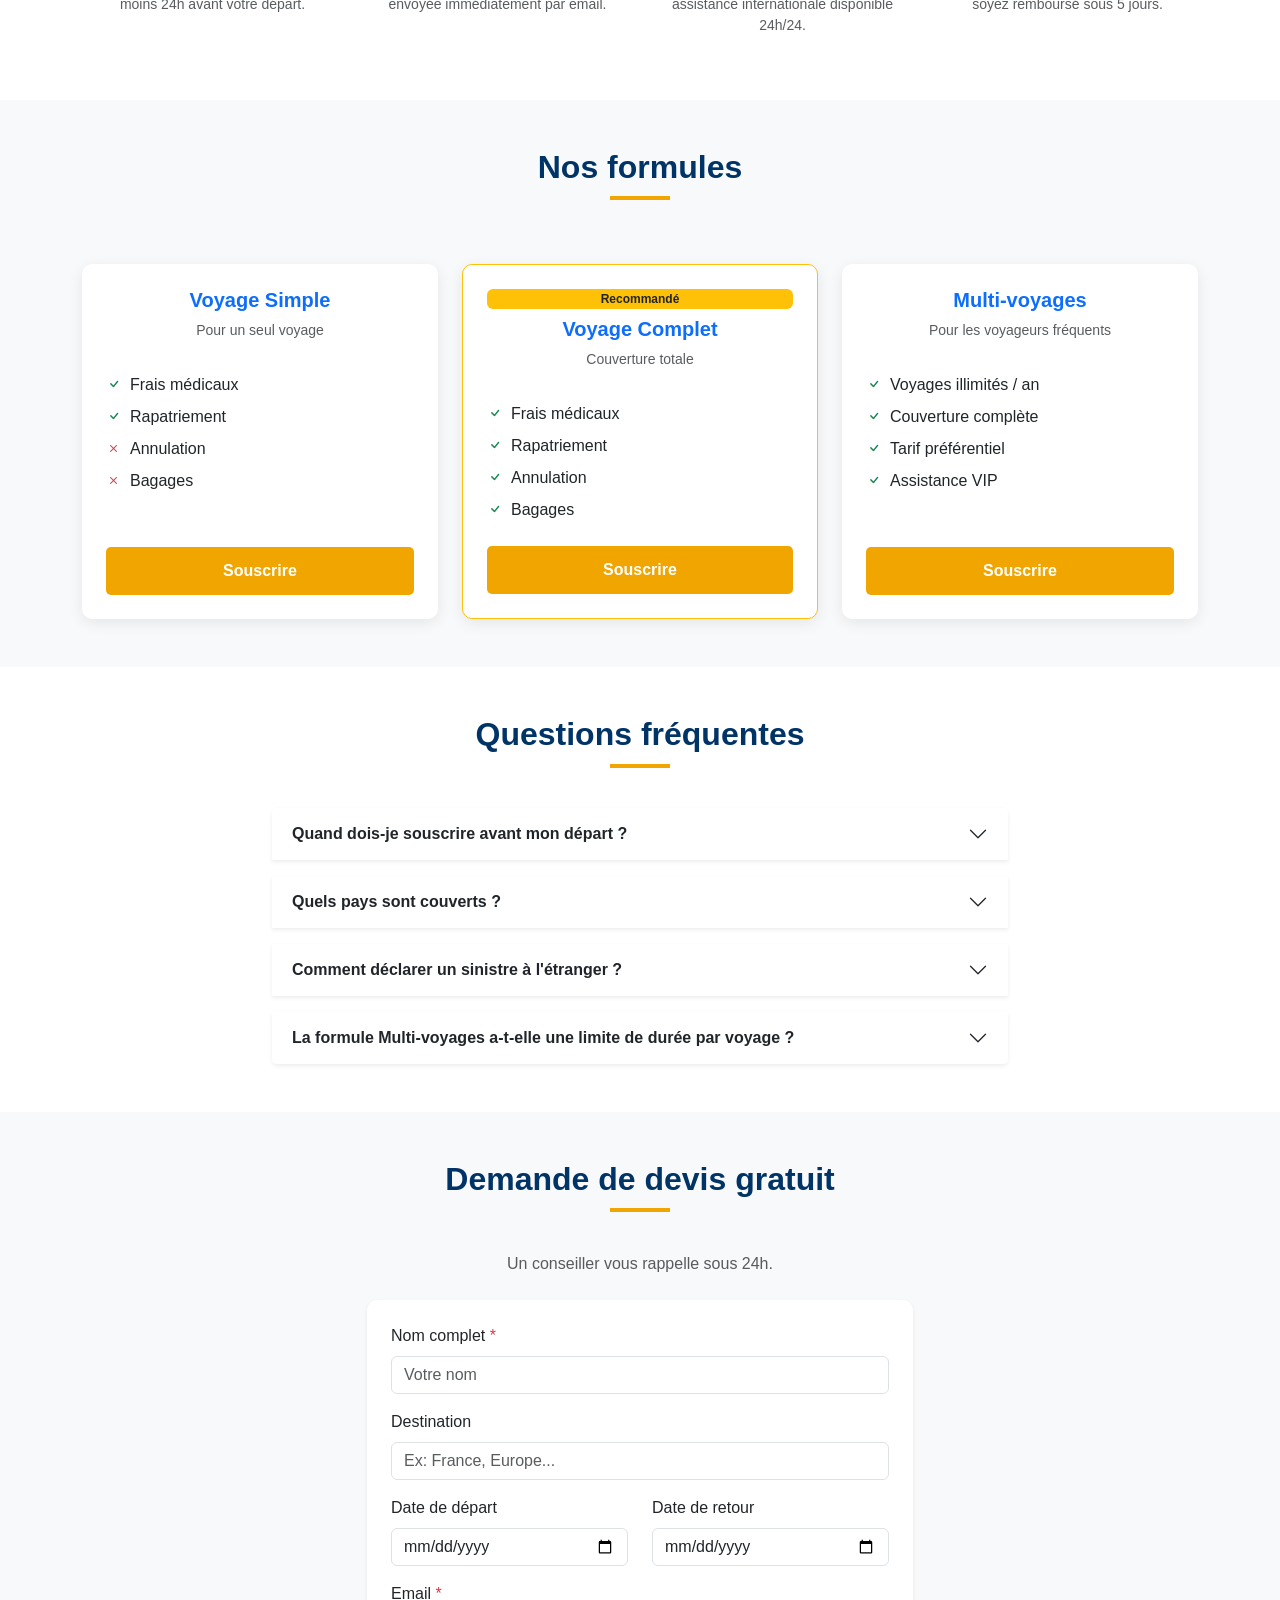
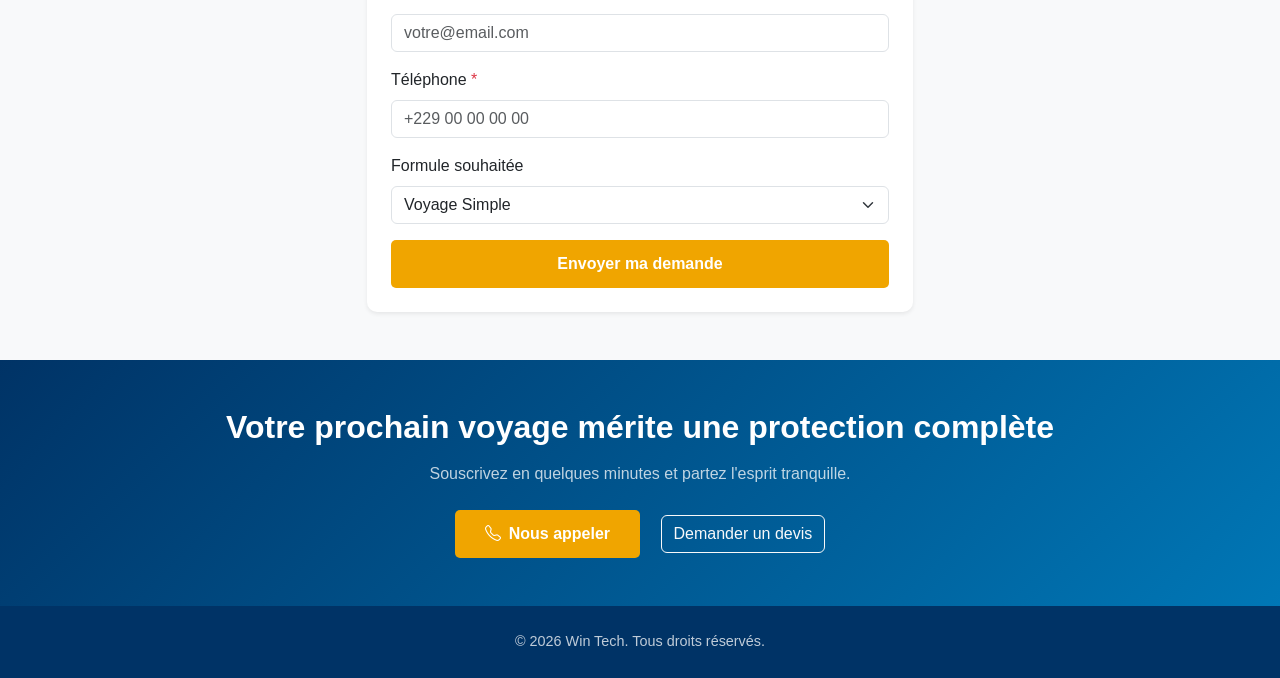
<file: voyages.html>
﻿<!DOCTYPE html>
<html lang="fr">
<head>
  <meta charset="UTF-8"/>
  <meta name="viewport" content="width=device-width, initial-scale=1.0"/>
  <title>Win Tech - Assurance Voyages</title>
  <link href="https://cdn.jsdelivr.net/npm/bootstrap@5.3.0/dist/css/bootstrap.min.css" rel="stylesheet"/>
  <link href="https://cdn.jsdelivr.net/npm/bootstrap-icons@1.10.5/font/bootstrap-icons.css" rel="stylesheet"/>
  <link href="css/style.css" rel="stylesheet"/>
</head>
<body>

  <nav class="navbar navbar-dark py-2">
    <div class="container d-flex align-items-center justify-content-between">
      <a class="navbar-brand" href="index.html">Win<span>Tech</span></a>
      <ul class="desktop-nav ms-auto">
        <li><a class="nav-link" href="index.html">Accueil</a></li>
        <li><a class="nav-link" href="retraite.html">Assurance Retraite</a></li>
        <li><a class="nav-link" href="sante.html">Assurance Santé</a></li>
        <li><a class="nav-link" href="vie.html">Assurance Vie</a></li>
        <li><a class="nav-link" href="vehicule.html">Assurance Véhicule</a></li>
        <li><a class="nav-link" href="voyages.html">Assurance Voyages</a></li>
        <li><a class="nav-link" href="actualites.html">Actualités</a></li>
      </ul>
      <button class="burger-btn" id="burgerBtn" aria-label="Menu">
        <span></span><span></span><span></span>
      </button>
    </div>
  </nav>

  <div class="drawer-overlay" id="drawerOverlay"></div>
  <div class="drawer" id="mobileDrawer">
    <div class="drawer-header">
      <a href="index.html" class="brand">Win<span>Tech</span></a>
      <button class="drawer-close" id="drawerClose">&#10005;</button>
    </div>
    <ul class="drawer-nav">
      <li><a href="index.html">Accueil</a></li>
      <li><a href="retraite.html">Assurance Retraite</a></li>
      <li><a href="sante.html">Assurance Santé</a></li>
      <li><a href="vie.html">Assurance Vie</a></li>
      <li><a href="vehicule.html">Assurance Véhicule</a></li>
      <li><a href="voyages.html">Assurance Voyages</a></li>
      <li><a href="actualites.html">Actualités</a></li>
    </ul>
  </div>

  <div class="page-header">
    <img src="images/hero-voyages.jpg" alt="Assurance Voyages" class="header-bg"/>
    <div class="page-header-overlay"></div>
    <div class="container page-header-content">
      <nav aria-label="breadcrumb">
        <ol class="breadcrumb">
          <li class="breadcrumb-item"><a href="index.html" class="text-white-50">Accueil</a></li>
          <li class="breadcrumb-item active text-white">Assurance Voyages</li>
        </ol>
      </nav>
      <h1><i class="bi bi-airplane me-2"></i>Assurance Voyages</h1>
      <p class="mt-2 opacity-75">Voyagez l'esprit tranquille partout dans le monde</p>
    </div>
  </div>

  <section class="py-5">
    <div class="container">
      <div class="row align-items-center g-5">
        <div class="col-md-6 slide-left">
          <h2 class="section-title text-start">Partez sans vous inquiéter</h2>
          <p>Un accident, une maladie soudaine ou un vol de bagages à l'étranger peut vite tourner au cauchemar. Avec Win Tech, vous êtes couvert partout dans le monde, 24h/24.</p>
          <p>Notre équipe d'assistance internationale est joignable à tout moment pour organiser votre prise en charge médicale, votre rapatriement ou le remplacement de vos documents perdus.</p>
          <ul class="list-unstyled mt-3">
            <li class="mb-2"><i class="bi bi-check-circle-fill text-success me-2"></i>Frais médicaux à l'étranger jusqu'à 5 000 000 FCFA</li>
            <li class="mb-2"><i class="bi bi-check-circle-fill text-success me-2"></i>Annulation et interruption de voyage remboursées</li>
            <li class="mb-2"><i class="bi bi-check-circle-fill text-success me-2"></i>Perte, vol ou détérioration des bagages</li>
            <li class="mb-2"><i class="bi bi-check-circle-fill text-success me-2"></i>Rapatriement médical d'urgence organisé</li>
            <li class="mb-2"><i class="bi bi-check-circle-fill text-success me-2"></i>Assistance juridique à l'étranger</li>
          </ul>
        </div>
        <div class="col-md-6 slide-right">
          <img src="images/voyages-section.jpg" alt="Voyages" class="section-img"/>
        </div>
      </div>
    </div>
  </section>

  <section class="py-5 bg-light">
    <div class="container text-center">
      <h2 class="section-title">Nos garanties</h2>
      <div class="row g-4 mt-2">
        <div class="col-md-3 fade-in">
          <div class="card p-4 h-100">
            <i class="bi bi-hospital fs-2 text-primary mb-3"></i>
            <h6 class="fw-bold">Frais médicaux</h6>
            <p class="text-muted small">Hospitalisation, soins d'urgence et médicaments pris en charge à l'étranger.</p>
          </div>
        </div>
        <div class="col-md-3 fade-in">
          <div class="card p-4 h-100">
            <i class="bi bi-x-circle fs-2 text-primary mb-3"></i>
            <h6 class="fw-bold">Annulation</h6>
            <p class="text-muted small">Remboursement des frais non récupérables en cas d'annulation pour raison valable.</p>
          </div>
        </div>
        <div class="col-md-3 fade-in">
          <div class="card p-4 h-100">
            <i class="bi bi-luggage fs-2 text-primary mb-3"></i>
            <h6 class="fw-bold">Bagages</h6>
            <p class="text-muted small">Indemnisation en cas de perte, vol ou détérioration de vos effets personnels.</p>
          </div>
        </div>
        <div class="col-md-3 fade-in">
          <div class="card p-4 h-100">
            <i class="bi bi-geo-alt fs-2 text-primary mb-3"></i>
            <h6 class="fw-bold">Rapatriement</h6>
            <p class="text-muted small">Organisation et prise en charge complète du retour en cas d'urgence médicale.</p>
          </div>
        </div>
      </div>
    </div>
  </section>

  <section class="py-5">
    <div class="container text-center">
      <h2 class="section-title">Comment ça marche ?</h2>
      <div class="row g-4 mt-2">
        <div class="col-md-3 fade-in">
          <div class="step-circle">1</div>
          <h6 class="fw-bold mt-3">Souscrivez avant le départ</h6>
          <p class="text-muted small">Choisissez votre formule et souscrivez au moins 24h avant votre départ.</p>
        </div>
        <div class="col-md-3 fade-in">
          <div class="step-circle">2</div>
          <h6 class="fw-bold mt-3">Recevez votre attestation</h6>
          <p class="text-muted small">Votre attestation d'assurance vous est envoyée immédiatement par email.</p>
        </div>
        <div class="col-md-3 fade-in">
          <div class="step-circle">3</div>
          <h6 class="fw-bold mt-3">Voyagez sereinement</h6>
          <p class="text-muted small">En cas de problème, appelez notre assistance internationale disponible 24h/24.</p>
        </div>
        <div class="col-md-3 fade-in">
          <div class="step-circle">4</div>
          <h6 class="fw-bold mt-3">Déclarez et soyez remboursé</h6>
          <p class="text-muted small">Envoyez vos justificatifs à votre retour et soyez remboursé sous 5 jours.</p>
        </div>
      </div>
    </div>
  </section>

  <section class="py-5 bg-light">
    <div class="container text-center">
      <h2 class="section-title">Nos formules</h2>
      <div class="row g-4 mt-2">
        <div class="col-md-4 fade-in">
          <div class="card p-4 h-100">
            <h5 class="fw-bold text-primary">Voyage Simple</h5>
            <p class="text-muted small">Pour un seul voyage</p>
            <ul class="list-unstyled text-start mt-3">
              <li class="mb-2"><i class="bi bi-check text-success me-2"></i>Frais médicaux</li>
              <li class="mb-2"><i class="bi bi-check text-success me-2"></i>Rapatriement</li>
              <li class="mb-2"><i class="bi bi-x text-danger me-2"></i>Annulation</li>
              <li class="mb-2"><i class="bi bi-x text-danger me-2"></i>Bagages</li>
            </ul>
            <a href="#devis" class="btn btn-accent mt-auto">Souscrire</a>
          </div>
        </div>
        <div class="col-md-4 fade-in">
          <div class="card p-4 h-100 border border-warning">
            <span class="badge bg-warning text-dark mb-2">Recommandé</span>
            <h5 class="fw-bold text-primary">Voyage Complet</h5>
            <p class="text-muted small">Couverture totale</p>
            <ul class="list-unstyled text-start mt-3">
              <li class="mb-2"><i class="bi bi-check text-success me-2"></i>Frais médicaux</li>
              <li class="mb-2"><i class="bi bi-check text-success me-2"></i>Rapatriement</li>
              <li class="mb-2"><i class="bi bi-check text-success me-2"></i>Annulation</li>
              <li class="mb-2"><i class="bi bi-check text-success me-2"></i>Bagages</li>
            </ul>
            <a href="#devis" class="btn btn-accent mt-auto">Souscrire</a>
          </div>
        </div>
        <div class="col-md-4 fade-in">
          <div class="card p-4 h-100">
            <h5 class="fw-bold text-primary">Multi-voyages</h5>
            <p class="text-muted small">Pour les voyageurs fréquents</p>
            <ul class="list-unstyled text-start mt-3">
              <li class="mb-2"><i class="bi bi-check text-success me-2"></i>Voyages illimités / an</li>
              <li class="mb-2"><i class="bi bi-check text-success me-2"></i>Couverture complète</li>
              <li class="mb-2"><i class="bi bi-check text-success me-2"></i>Tarif préférentiel</li>
              <li class="mb-2"><i class="bi bi-check text-success me-2"></i>Assistance VIP</li>
            </ul>
            <a href="#devis" class="btn btn-accent mt-auto">Souscrire</a>
          </div>
        </div>
      </div>
    </div>
  </section>

  <section class="py-5">
    <div class="container">
      <h2 class="section-title text-center">Questions fréquentes</h2>
      <div class="row justify-content-center mt-4">
        <div class="col-md-8">
          <div class="accordion" id="faqVoyages">
            <div class="accordion-item border-0 mb-3 shadow-sm">
              <h2 class="accordion-header">
                <button class="accordion-button collapsed fw-bold" type="button" data-bs-toggle="collapse" data-bs-target="#voy1">
                  Quand dois-je souscrire avant mon départ ?
                </button>
              </h2>
              <div id="voy1" class="accordion-collapse collapse" data-bs-parent="#faqVoyages">
                <div class="accordion-body text-muted">Vous devez souscrire au minimum 24 heures avant votre départ. Pour la garantie annulation, il est conseillé de souscrire dès la réservation de votre voyage.</div>
              </div>
            </div>
            <div class="accordion-item border-0 mb-3 shadow-sm">
              <h2 class="accordion-header">
                <button class="accordion-button collapsed fw-bold" type="button" data-bs-toggle="collapse" data-bs-target="#voy2">
                  Quels pays sont couverts ?
                </button>
              </h2>
              <div id="voy2" class="accordion-collapse collapse" data-bs-parent="#faqVoyages">
                <div class="accordion-body text-muted">Nos formules couvrent tous les pays du monde, à l'exception des zones de conflit armé actif. Vérifiez les conditions spécifiques à votre destination avec votre conseiller.</div>
              </div>
            </div>
            <div class="accordion-item border-0 mb-3 shadow-sm">
              <h2 class="accordion-header">
                <button class="accordion-button collapsed fw-bold" type="button" data-bs-toggle="collapse" data-bs-target="#voy3">
                  Comment déclarer un sinistre à l'étranger ?
                </button>
              </h2>
              <div id="voy3" class="accordion-collapse collapse" data-bs-parent="#faqVoyages">
                <div class="accordion-body text-muted">Appelez immédiatement notre numéro d'assistance internationale disponible sur votre attestation. Notre équipe vous guide et organise la prise en charge directement.</div>
              </div>
            </div>
            <div class="accordion-item border-0 shadow-sm">
              <h2 class="accordion-header">
                <button class="accordion-button collapsed fw-bold" type="button" data-bs-toggle="collapse" data-bs-target="#voy4">
                  La formule Multi-voyages a-t-elle une limite de durée par voyage ?
                </button>
              </h2>
              <div id="voy4" class="accordion-collapse collapse" data-bs-parent="#faqVoyages">
                <div class="accordion-body text-muted">Chaque voyage est couvert jusqu'à 90 jours consécutifs. Au-delà, une extension peut être souscrite auprès de votre conseiller Win Tech.</div>
              </div>
            </div>
          </div>
        </div>
      </div>
    </div>
  </section>

  <section class="py-5 bg-light" id="devis">
    <div class="container">
      <h2 class="section-title text-center">Demande de devis gratuit</h2>
      <p class="text-center text-muted mb-4">Un conseiller vous rappelle sous 24h.</p>
      <div class="row justify-content-center">
        <div class="col-md-6">
          <form class="card p-4 shadow-sm">
            <div class="mb-3">
              <label class="form-label">Nom complet <span class="text-danger">*</span></label>
              <input type="text" class="form-control" placeholder="Votre nom" required/>
            </div>
            <div class="mb-3">
              <label class="form-label">Destination</label>
              <input type="text" class="form-control" placeholder="Ex: France, Europe..."/>
            </div>
            <div class="row">
              <div class="col mb-3">
                <label class="form-label">Date de départ</label>
                <input type="date" class="form-control"/>
              </div>
              <div class="col mb-3">
                <label class="form-label">Date de retour</label>
                <input type="date" class="form-control"/>
              </div>
            </div>
            <div class="mb-3">
              <label class="form-label">Email <span class="text-danger">*</span></label>
              <input type="email" class="form-control" placeholder="votre@email.com" required/>
            </div>
            <div class="mb-3">
              <label class="form-label">Téléphone <span class="text-danger">*</span></label>
              <input type="tel" class="form-control" placeholder="+229 00 00 00 00" required/>
            </div>
            <div class="mb-3">
              <label class="form-label">Formule souhaitée</label>
              <select class="form-select">
                <option>Voyage Simple</option>
                <option>Voyage Complet</option>
                <option>Multi-voyages</option>
              </select>
            </div>
            <button type="submit" class="btn btn-accent w-100">Envoyer ma demande</button>
          </form>
        </div>
      </div>
    </div>
  </section>

  <section class="py-5" style="background: linear-gradient(135deg, var(--primary) 0%, var(--secondary) 100%); color:white;">
    <div class="container text-center">
      <h2 class="fw-bold mb-3">Votre prochain voyage mérite une protection complète</h2>
      <p class="opacity-75 mb-4">Souscrivez en quelques minutes et partez l'esprit tranquille.</p>
      <a href="tel:+22900000000" class="btn btn-accent me-3"><i class="bi bi-telephone me-2"></i>Nous appeler</a>
      <a href="#devis" class="btn btn-outline-light">Demander un devis</a>
    </div>
  </section>

  <footer>
    <div class="container">
      <p class="mb-0">&copy; 2026 Win Tech. Tous droits réservés.</p>
    </div>
  </footer>

  <button id="scrollTop" class="btn btn-accent"><i class="bi bi-arrow-up"></i></button>
  <script src="https://cdn.jsdelivr.net/npm/bootstrap@5.3.0/dist/js/bootstrap.bundle.min.js"></script>
  <script src="js/main.js"></script>
</body>
</html>
</file>
<file: css/style.css>
:root {
  --primary: #003366;
  --secondary: #0077b6;
  --accent: #f0a500;
  --light: #f8f9fa;
  --dark: #212529;
}

body {
  font-family: 'Segoe UI', sans-serif;
  color: var(--dark);
}

/* NAVBAR */
.navbar {
  background-color: var(--primary) !important;
  position: relative;
  z-index: 1000;
}

.navbar-brand {
  font-weight: 700;
  font-size: 1.5rem;
  color: white !important;
}

.navbar-brand span {
  color: var(--accent);
}

/* Burger button */
.burger-btn {
  background: none;
  border: none;
  cursor: pointer;
  display: flex;
  flex-direction: column;
  justify-content: center;
  gap: 5px;
  padding: 6px;
  width: 40px;
  height: 40px;
}

.burger-btn span {
  display: block;
  height: 2px;
  background: white;
  border-radius: 2px;
  transition: transform 0.35s ease, opacity 0.25s ease, width 0.3s ease;
  transform-origin: center;
}

.burger-btn span:nth-child(1) { width: 24px; }
.burger-btn span:nth-child(2) { width: 18px; }
.burger-btn span:nth-child(3) { width: 24px; }

.burger-btn.open span:nth-child(1) {
  transform: translateY(7px) rotate(45deg);
  width: 24px;
}
.burger-btn.open span:nth-child(2) {
  opacity: 0;
  transform: scaleX(0);
}
.burger-btn.open span:nth-child(3) {
  transform: translateY(-7px) rotate(-45deg);
  width: 24px;
}

/* Desktop nav links */
.desktop-nav {
  display: flex;
  gap: 4px;
  list-style: none;
  margin: 0;
  padding: 0;
}

.desktop-nav .nav-link {
  color: rgba(255,255,255,0.85) !important;
  font-weight: 500;
  transition: color 0.2s;
  padding: 8px 12px;
}

.desktop-nav .nav-link:hover,
.desktop-nav .nav-link.active {
  color: var(--accent) !important;
}

/* DRAWER */
.drawer-overlay {
  position: fixed;
  inset: 0;
  background: rgba(0,0,0,0.5);
  z-index: 1100;
  opacity: 0;
  pointer-events: none;
  transition: opacity 0.35s ease;
}

.drawer-overlay.active {
  opacity: 1;
  pointer-events: all;
}

.drawer {
  position: fixed;
  top: 0;
  right: 0;
  width: 280px;
  height: 100%;
  background: var(--primary);
  z-index: 1200;
  transform: translateX(100%);
  transition: transform 0.4s cubic-bezier(0.4, 0, 0.2, 1);
  display: flex;
  flex-direction: column;
  padding: 0;
  box-shadow: -4px 0 20px rgba(0,0,0,0.3);
}

.drawer.open {
  transform: translateX(0);
}

.drawer-header {
  display: flex;
  align-items: center;
  justify-content: space-between;
  padding: 18px 20px;
  border-bottom: 1px solid rgba(255,255,255,0.1);
}

.drawer-header .brand {
  font-size: 1.3rem;
  font-weight: 700;
  color: white;
  text-decoration: none;
}

.drawer-header .brand span {
  color: var(--accent);
}

.drawer-close {
  background: none;
  border: none;
  color: white;
  font-size: 1.5rem;
  cursor: pointer;
  line-height: 1;
  padding: 4px 8px;
  border-radius: 4px;
  transition: background 0.2s;
}

.drawer-close:hover {
  background: rgba(255,255,255,0.1);
}

.drawer-nav {
  list-style: none;
  margin: 0;
  padding: 16px 0;
  flex: 1;
  overflow-y: auto;
}

.drawer-nav li {
  opacity: 0;
  transform: translateX(30px);
  transition: opacity 0.3s ease, transform 0.3s ease;
}

.drawer.open .drawer-nav li:nth-child(1) { transition-delay: 0.05s; opacity: 1; transform: translateX(0); }
.drawer.open .drawer-nav li:nth-child(2) { transition-delay: 0.10s; opacity: 1; transform: translateX(0); }
.drawer.open .drawer-nav li:nth-child(3) { transition-delay: 0.15s; opacity: 1; transform: translateX(0); }
.drawer.open .drawer-nav li:nth-child(4) { transition-delay: 0.20s; opacity: 1; transform: translateX(0); }
.drawer.open .drawer-nav li:nth-child(5) { transition-delay: 0.25s; opacity: 1; transform: translateX(0); }
.drawer.open .drawer-nav li:nth-child(6) { transition-delay: 0.30s; opacity: 1; transform: translateX(0); }
.drawer.open .drawer-nav li:nth-child(7) { transition-delay: 0.35s; opacity: 1; transform: translateX(0); }

.drawer-nav a {
  display: flex;
  align-items: center;
  padding: 14px 24px;
  color: rgba(255,255,255,0.85);
  text-decoration: none;
  font-weight: 500;
  font-size: 1rem;
  transition: background 0.2s, color 0.2s, padding-left 0.2s;
  border-left: 3px solid transparent;
}

.drawer-nav a:hover,
.drawer-nav a.active {
  background: rgba(255,255,255,0.07);
  color: var(--accent);
  border-left-color: var(--accent);
  padding-left: 30px;
}

@media (min-width: 992px) {
  .burger-btn { display: none; }
  .desktop-nav { display: flex !important; }
}

@media (max-width: 991px) {
  .desktop-nav { display: none !important; }
  .burger-btn { display: flex; }
}

/* HERO */
.hero {
  position: relative;
  min-height: 520px;
  display: flex;
  align-items: center;
  overflow: hidden;
}

.hero img.hero-bg {
  position: absolute;
  inset: 0;
  width: 100%;
  height: 100%;
  object-fit: cover;
  z-index: 0;
}

.hero-overlay {
  position: absolute;
  inset: 0;
  background: rgba(0, 30, 70, 0.65);
  z-index: 1;
}

.hero-content {
  position: relative;
  z-index: 2;
  color: white;
  padding: 80px 0;
}

.hero-content h1 {
  font-size: 2.6rem;
  font-weight: 700;
}

.hero-content p {
  font-size: 1.15rem;
  opacity: 0.9;
}

/* PAGE HEADER */
.page-header {
  position: relative;
  min-height: 280px;
  display: flex;
  align-items: center;
  overflow: hidden;
}

.page-header img.header-bg {
  position: absolute;
  inset: 0;
  width: 100%;
  height: 100%;
  object-fit: cover;
  z-index: 0;
}

.page-header-overlay {
  position: absolute;
  inset: 0;
  background: rgba(0, 30, 70, 0.70);
  z-index: 1;
}

.page-header-content {
  position: relative;
  z-index: 2;
  color: white;
  padding: 50px 0 30px;
}

.page-header-content h1 {
  font-size: 2.2rem;
  font-weight: 700;
}

/* BOUTONS */
.btn-accent {
  background-color: var(--accent);
  color: white;
  border: none;
  padding: 12px 30px;
  font-weight: 600;
  border-radius: 5px;
  transition: background-color 0.2s, color 0.2s;
}

.btn-accent:hover {
  background-color: #c98400;
  color: white;
}

/* SECTION IMAGE + TEXTE */
.section-img {
  width: 100%;
  height: 340px;
  object-fit: cover;
  border-radius: 10px;
}

/* CARDS */
.card {
  border: none;
  box-shadow: 0 4px 15px rgba(0,0,0,0.08);
  transition: transform 0.2s, box-shadow 0.2s;
  border-radius: 10px;
}

.card:hover {
  transform: translateY(-5px);
  box-shadow: 0 8px 25px rgba(0,0,0,0.15);
}

/* SECTION TITLE */
.section-title {
  color: var(--primary);
  font-weight: 700;
  position: relative;
  margin-bottom: 40px;
}

.section-title::after {
  content: '';
  display: block;
  width: 60px;
  height: 4px;
  background: var(--accent);
  margin: 10px auto 0;
}

.section-title.text-start::after {
  margin-left: 0;
}

/* ACTUALITES */
.news-card .badge {
  background-color: var(--accent);
  color: white;
}

.news-date {
  color: #888;
  font-size: 0.85rem;
}

/* FOOTER */
footer {
  background-color: var(--primary);
  color: rgba(255,255,255,0.75);
  padding: 25px 0;
  text-align: center;
  font-size: 0.9rem;
}

footer a {
  color: rgba(255,255,255,0.75);
  text-decoration: none;
  margin: 0 10px;
  transition: color 0.2s;
}

footer a:hover {
  color: var(--accent);
}

/* ANIMATIONS */
.fade-in, .slide-left, .slide-right, .slide-up {
  opacity: 0;
  transition: opacity 0.6s ease, transform 0.6s ease;
}

.fade-in    { transform: translateY(28px); }
.slide-left { transform: translateX(-40px); }
.slide-right{ transform: translateX(40px); }
.slide-up   { transform: translateY(40px); }

.fade-in.visible,
.slide-left.visible,
.slide-right.visible,
.slide-up.visible {
  opacity: 1;
  transform: translate(0);
}

/* PAGE TRANSITION */
body {
  opacity: 0;
  transition: opacity 0.28s ease;
}
body.page-ready {
  opacity: 1;
}

/* NAVBAR SCROLLED */
.navbar {
  transition: padding 0.3s ease, box-shadow 0.3s ease, background-color 0.3s ease;
}
.navbar-scrolled {
  box-shadow: 0 2px 20px rgba(0,0,0,0.25);
  padding-top: 4px !important;
  padding-bottom: 4px !important;
}

/* CARDS hover bordure */
.card {
  border: none;
  box-shadow: 0 4px 15px rgba(0,0,0,0.08);
  transition: transform 0.25s ease, box-shadow 0.25s ease;
  border-radius: 10px;
}
.card:hover {
  transform: translateY(-6px);
  box-shadow: 0 12px 30px rgba(0,0,0,0.13);
}

/* RIPPLE */
.btn-accent, .btn-outline-primary {
  position: relative;
  overflow: hidden;
}
.ripple {
  position: absolute;
  border-radius: 50%;
  background: rgba(255,255,255,0.35);
  transform: scale(0);
  animation: ripple-anim 0.6s linear;
  pointer-events: none;
}
@keyframes ripple-anim {
  to { transform: scale(4); opacity: 0; }
}

/* SCROLL TOP */
#scrollTop {
  display: none;
  position: fixed;
  bottom: 30px;
  right: 30px;
  z-index: 999;
  opacity: 0;
  transform: translateY(10px);
  transition: opacity 0.3s ease, transform 0.3s ease;
}
#scrollTop.visible {
  display: block;
  opacity: 1;
  transform: translateY(0);
}

/* COMPTEURS */
.stats-section {
  background: linear-gradient(135deg, var(--primary) 0%, var(--secondary) 100%);
  color: white;
  padding: 60px 0;
}
.stat-item .counter {
  font-size: 2.8rem;
  font-weight: 700;
  color: var(--accent);
  display: block;
}
.stat-item p {
  opacity: 0.85;
  margin: 0;
  font-size: 0.95rem;
}

/* STEPS */
.step-circle {
  width: 60px;
  height: 60px;
  border-radius: 50%;
  background: var(--primary);
  color: white;
  font-size: 1.4rem;
  font-weight: 700;
  display: flex;
  align-items: center;
  justify-content: center;
  margin: 0 auto;
}

/* ACCORDION */
.accordion-button:not(.collapsed) {
  color: var(--primary);
  background-color: #f0f4ff;
  box-shadow: none;
}
.accordion-button:focus {
  box-shadow: none;
}

/* CTA SECTION */
.cta-section {
  background: linear-gradient(135deg, var(--primary) 0%, var(--secondary) 100%);
  color: white;
  padding: 70px 0;
}
.form-control.is-valid,
.form-select.is-valid {
  border-color: #198754;
  background-image: none;
}
.form-control.is-invalid,
.form-select.is-invalid {
  border-color: #dc3545;
  background-image: none;
}
.invalid-feedback {
  display: block;
  font-size: 0.8rem;
}
</file>
